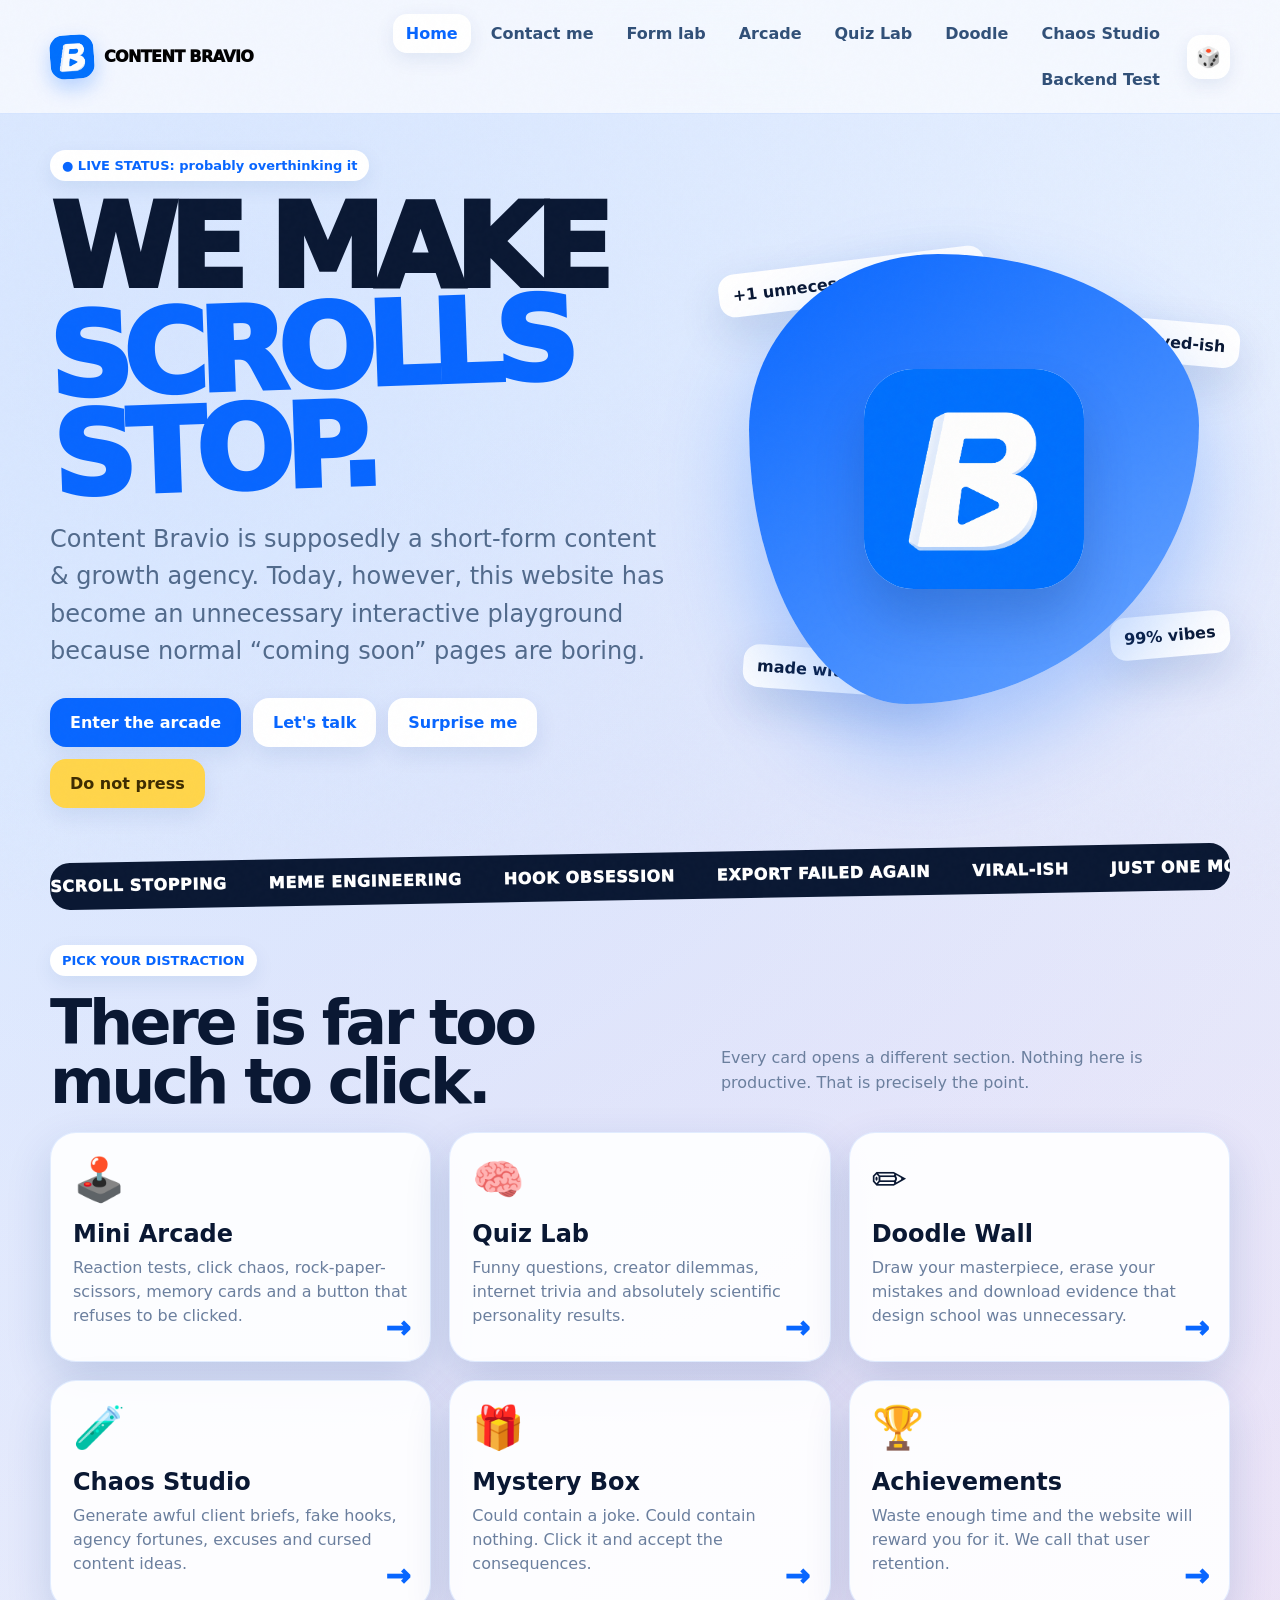
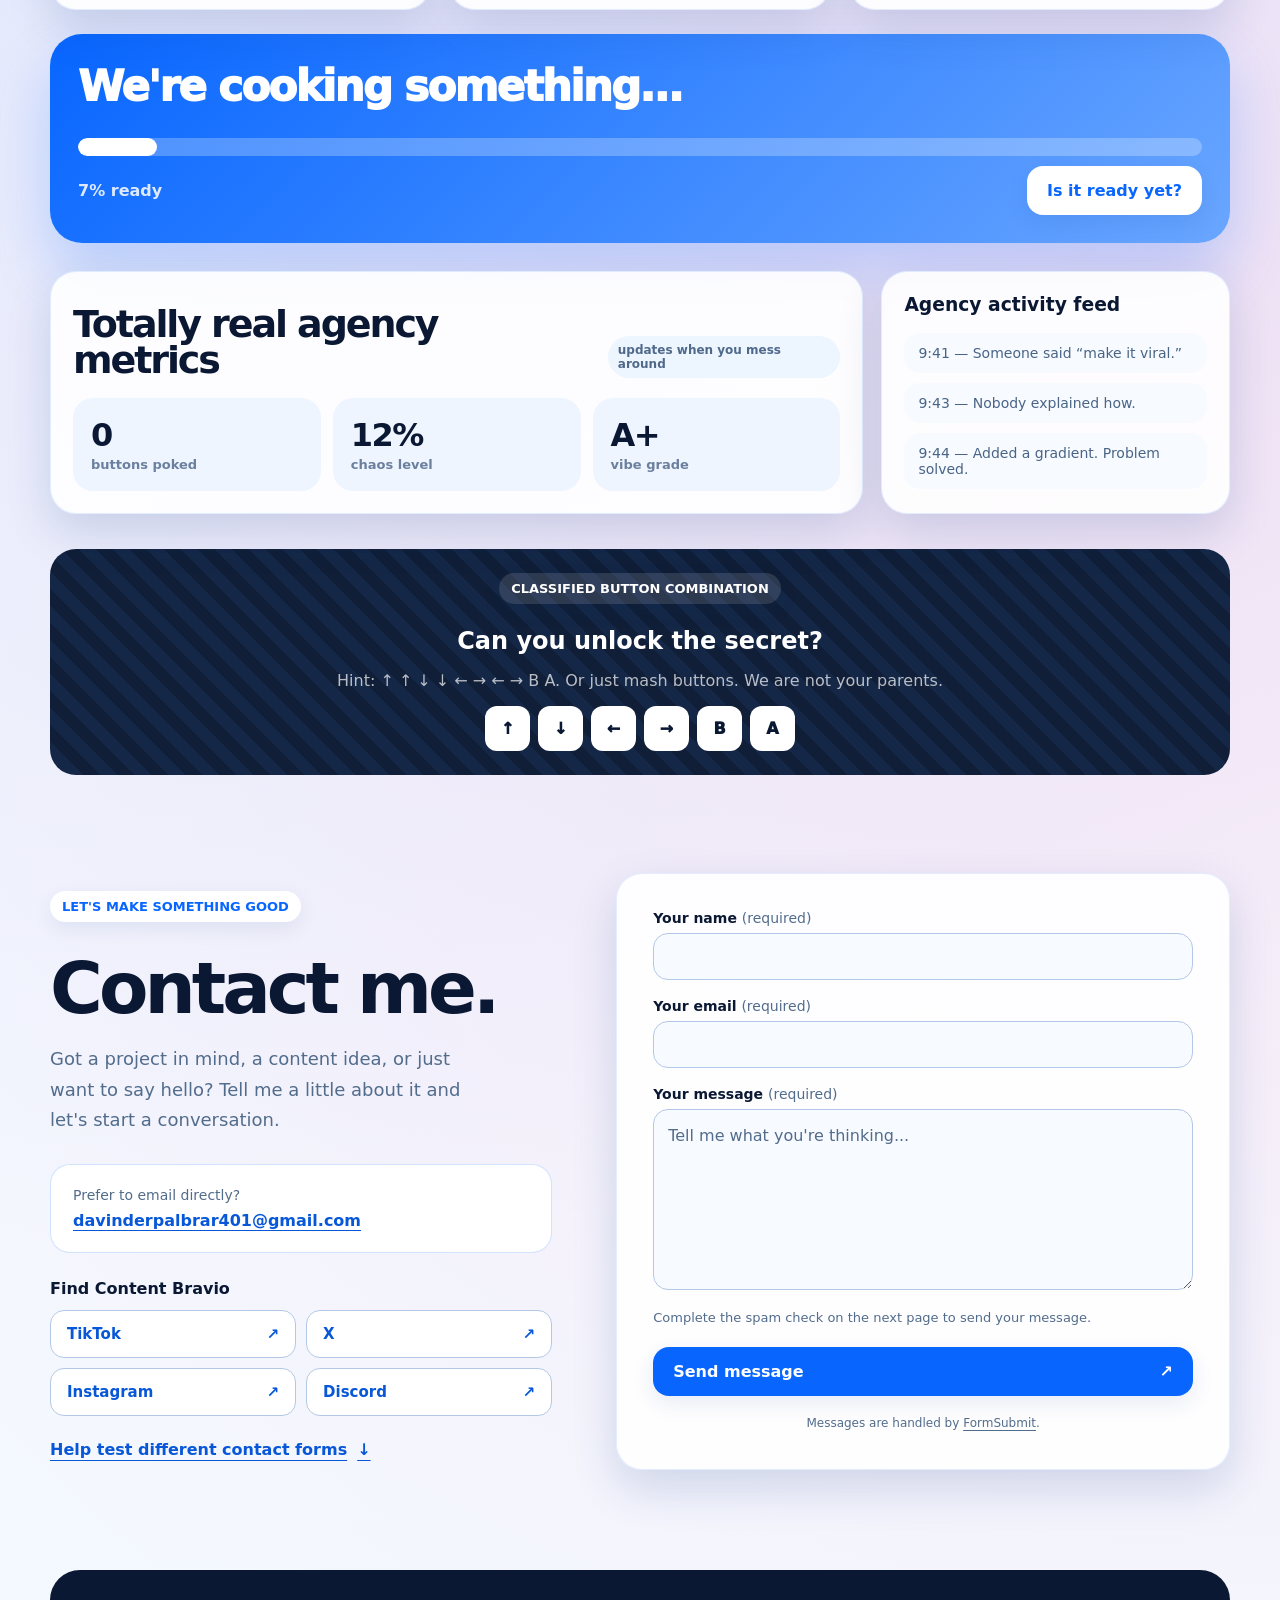
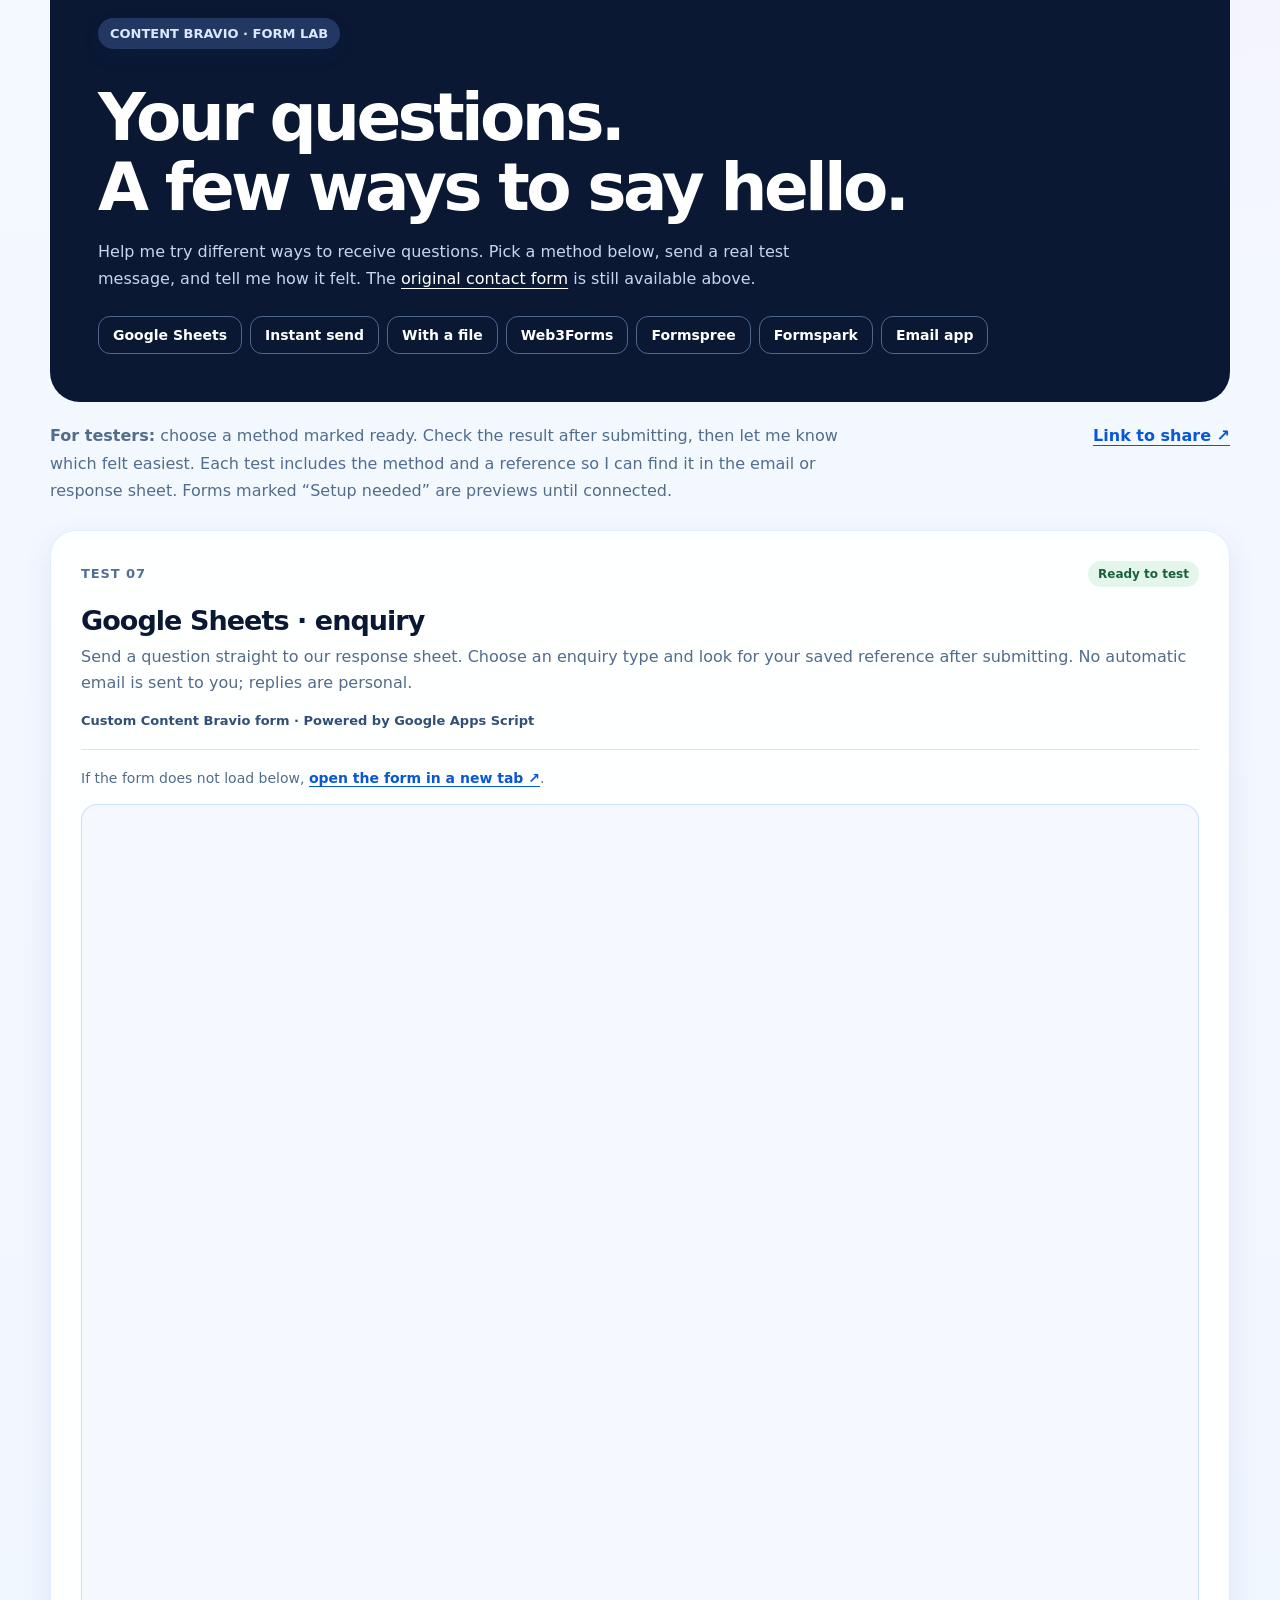
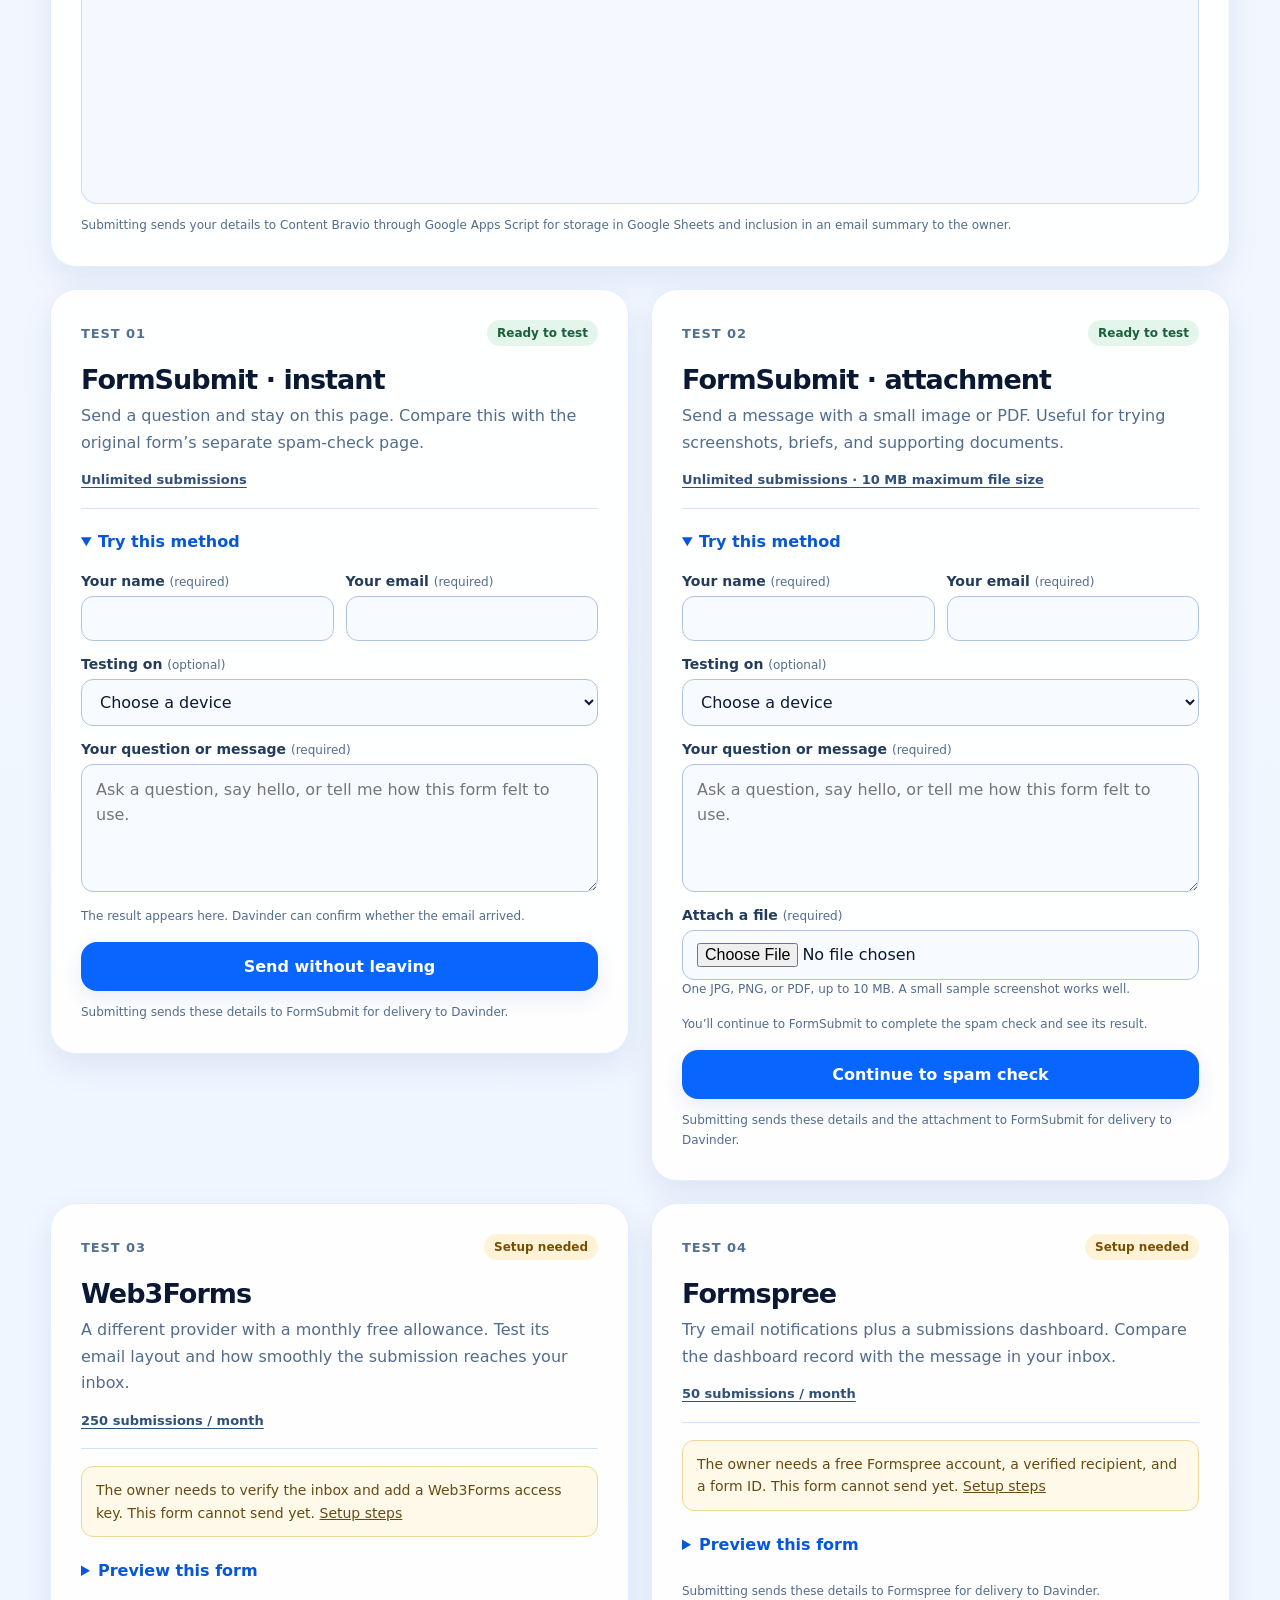
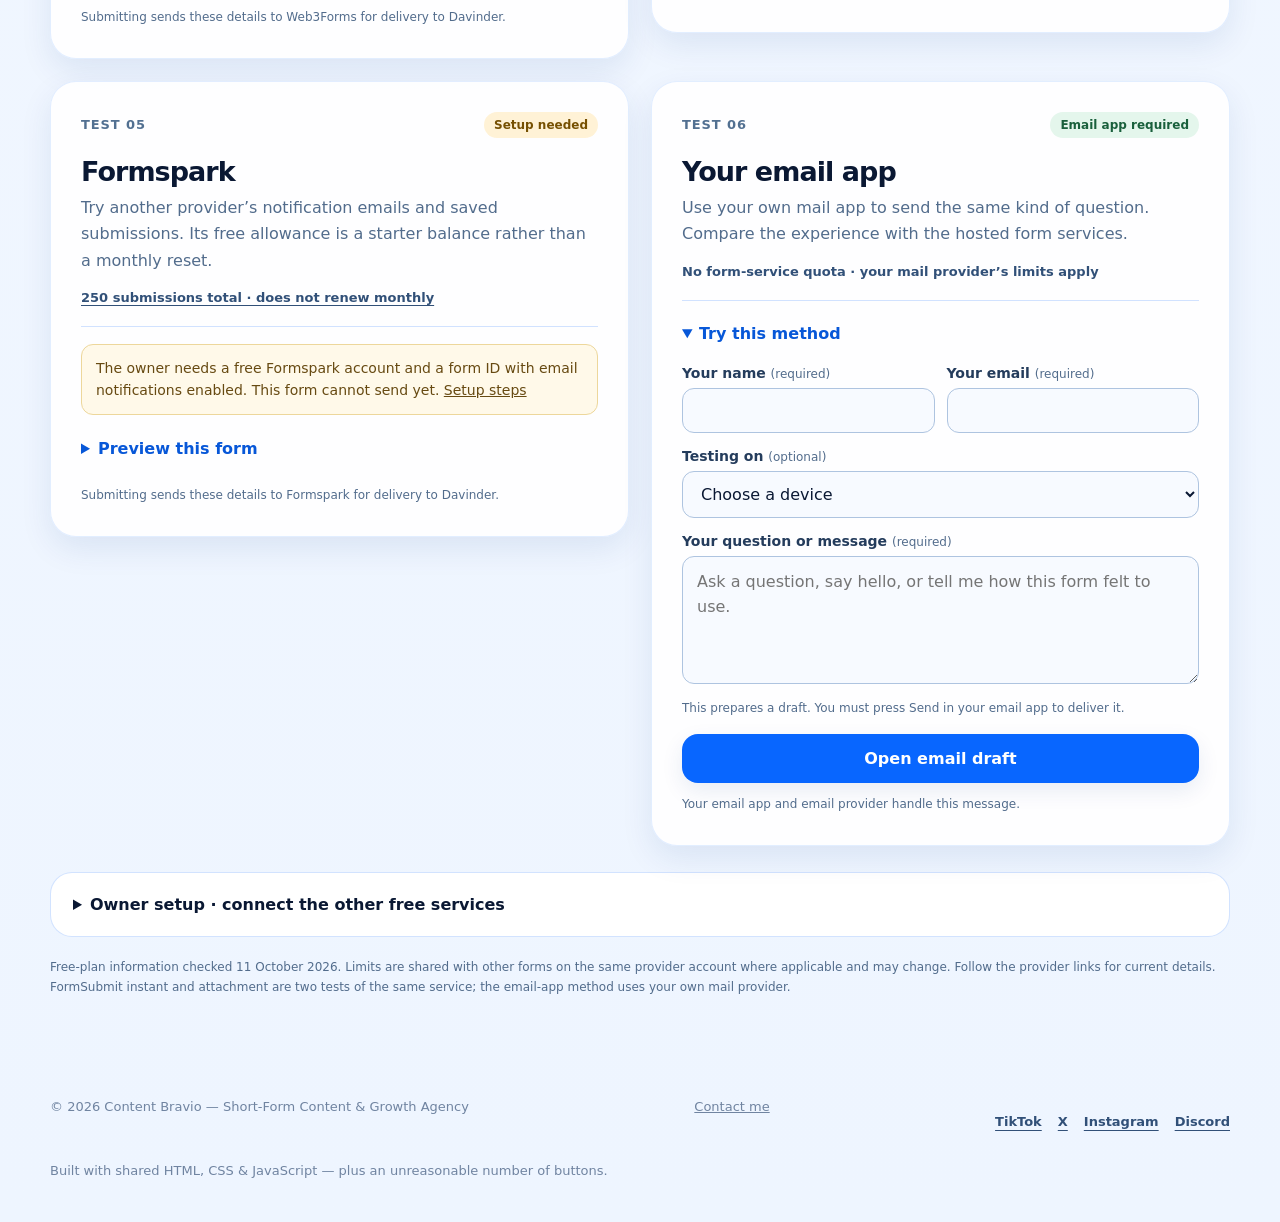
<file: index.html>
<!DOCTYPE html>
<html lang="en">
<head>
  <meta charset="UTF-8">
  <meta name="viewport" content="width=device-width, initial-scale=1.0">
  <meta name="theme-color" content="#0866ff">
  <title>Content Bravio — The Internet Playground</title>
  <link rel="icon" type="image/png" href="images/contentbravio@logo.png">
  <link rel="stylesheet" href="style.css?v=20261011-social">
  <link rel="stylesheet" href="form-lab.css?v=20261012-sheets">
</head>
<body data-page="main">
  <div class="noise"></div>

  <header class="topbar">
    <nav class="nav" aria-label="Main navigation">
      <button class="brand nav-home" type="button" aria-label="Go home" style="border:0;background:none;cursor:pointer;padding:0;">
        <img class="brand-mark" src="images/contentbravio@logo.png" alt="Content Bravio logo">
        <span>CONTENT BRAVIO</span>
      </button>
      <div class="navlinks">
        <button class="nav-btn active" data-page="home" type="button">Home</button>
        <a class="nav-btn nav-link" href="#contact">Contact me</a>
        <a class="nav-btn nav-link" href="#form-lab">Form lab</a>
        <button class="nav-btn" data-page="arcade" type="button">Arcade</button>
        <button class="nav-btn" data-page="quiz" type="button">Quiz Lab</button>
        <button class="nav-btn" data-page="doodle" type="button">Doodle</button>
        <button class="nav-btn" data-page="studio" type="button">Chaos Studio</button>
        <a class="nav-btn nav-link" href="testing.html">Backend Test</a>
      </div>
      <button class="utility-btn" id="randomPage" type="button" title="Take me somewhere random">🎲</button>
    </nav>
  </header>

  <main>
    <section class="page active" id="page-home">
      <div class="hero">
        <div>
          <div class="eyebrow">● LIVE STATUS: probably overthinking it</div>
          <h1>WE MAKE<br><span>SCROLLS STOP.</span></h1>
          <p>Content Bravio is supposedly a short-form content & growth agency. Today, however, this website has become an unnecessary interactive playground because normal “coming soon” pages are boring.</p>
          <div class="hero-actions">
            <button class="btn primary" data-go="arcade" type="button">Enter the arcade</button>
            <a class="btn secondary nav-link" href="#contact">Let's talk</a>
            <button class="btn secondary" id="surpriseMe" type="button">Surprise me</button>
            <button class="btn yellow" id="panicButton" type="button">Do not press</button>
          </div>
        </div>
        <div class="hero-toy">
          <div class="float-chip c1">+1 unnecessary animation</div>
          <div class="float-chip c2">algorithm approved-ish</div>
          <div class="float-chip c3">made with caffeine</div>
          <div class="float-chip c4">99% vibes</div>
          <div class="blob"><button class="mega-b" id="megaB" type="button" aria-label="Press the Content Bravio logo"><img src="images/contentbravio@logo.png" alt="Content Bravio logo"></button></div>
        </div>
      </div>

      <div class="chaos-strip" aria-hidden="true">
        <div class="ticker">
          <span>SCROLL STOPPING</span><span>MEME ENGINEERING</span><span>HOOK OBSESSION</span><span>EXPORT FAILED AGAIN</span><span>VIRAL-ISH</span><span>JUST ONE MORE REVISION</span>
          <span>SCROLL STOPPING</span><span>MEME ENGINEERING</span><span>HOOK OBSESSION</span><span>EXPORT FAILED AGAIN</span><span>VIRAL-ISH</span><span>JUST ONE MORE REVISION</span>
        </div>
      </div>

      <div class="section-head">
        <div><div class="eyebrow">PICK YOUR DISTRACTION</div><h2>There is far too much to click.</h2></div>
        <p>Every card opens a different section. Nothing here is productive. That is precisely the point.</p>
      </div>

      <div class="card-grid">
        <article class="card feature-card" data-go="arcade"><div class="icon">🕹️</div><h3>Mini Arcade</h3><p>Reaction tests, click chaos, rock-paper-scissors, memory cards and a button that refuses to be clicked.</p></article>
        <article class="card feature-card" data-go="quiz"><div class="icon">🧠</div><h3>Quiz Lab</h3><p>Funny questions, creator dilemmas, internet trivia and absolutely scientific personality results.</p></article>
        <article class="card feature-card" data-go="doodle"><div class="icon">✏️</div><h3>Doodle Wall</h3><p>Draw your masterpiece, erase your mistakes and download evidence that design school was unnecessary.</p></article>
        <article class="card feature-card" data-go="studio"><div class="icon">🧪</div><h3>Chaos Studio</h3><p>Generate awful client briefs, fake hooks, agency fortunes, excuses and cursed content ideas.</p></article>
        <article class="card feature-card" id="mysteryCard"><div class="icon">🎁</div><h3>Mystery Box</h3><p>Could contain a joke. Could contain nothing. Click it and accept the consequences.</p></article>
        <article class="card feature-card" id="achievementCard"><div class="icon">🏆</div><h3>Achievements</h3><p>Waste enough time and the website will reward you for it. We call that user retention.</p></article>
      </div>

      <div class="status-card">
        <div class="status-message" id="status">We're cooking something...</div>
        <div class="progress-wrap"><div class="progress-bar" id="progress"></div></div>
        <div class="status-row">
          <div class="percent" id="percentage">7% ready</div>
          <button class="btn secondary" id="checkWebsite" type="button">Is it ready yet?</button>
        </div>
      </div>

      <div class="dashboard">
        <div class="card">
          <div class="section-head"><div><h2 style="font-size:38px">Totally real agency metrics</h2></div><span class="pill">updates when you mess around</span></div>
          <div class="stat-grid">
            <div class="stat"><b id="clickStat">0</b><span>buttons poked</span></div>
            <div class="stat"><b id="chaosStat">12%</b><span>chaos level</span></div>
            <div class="stat"><b id="vibeStat">A+</b><span>vibe grade</span></div>
          </div>
        </div>
        <div class="card">
          <h3 style="margin-top:0">Agency activity feed</h3>
          <div class="mini-feed" id="activityFeed">
            <div class="feed-item">9:41 — Someone said “make it viral.”</div>
            <div class="feed-item">9:43 — Nobody explained how.</div>
            <div class="feed-item">9:44 — Added a gradient. Problem solved.</div>
          </div>
        </div>
      </div>

      <div class="secret-panel">
        <div class="eyebrow" style="background:rgba(255,255,255,.12);color:white">CLASSIFIED BUTTON COMBINATION</div>
        <h2 style="margin:5px 0 0">Can you unlock the secret?</h2>
        <p style="opacity:.7">Hint: ↑ ↑ ↓ ↓ ← → ← → B A. Or just mash buttons. We are not your parents.</p>
        <div class="secret-code">
          <button class="key" data-key="ArrowUp">↑</button><button class="key" data-key="ArrowDown">↓</button><button class="key" data-key="ArrowLeft">←</button><button class="key" data-key="ArrowRight">→</button><button class="key" data-key="b">B</button><button class="key" data-key="a">A</button>
        </div>
      </div>
    </section>

    <section class="page" id="page-arcade">
      <div class="eyebrow">BRAVIO ARCADE</div>
      <h1 class="page-title">Five tiny games. Zero useful outcomes.</h1>
      <p class="page-subtitle">Scores reset when you refresh. Your dignity may take longer.</p>

      <div class="arcade-grid">
        <article class="card game-card">
          <h3>🎯 Click Frenzy</h3>
          <p>Hit the pink target as many times as possible in 10 seconds.</p>
          <div class="game-area" id="clickArena">
            <button id="clickTarget" type="button">+1</button>
            <div id="clickIntro" class="center"><button class="btn primary" id="startClickGame" type="button">Start 10s chaos</button><p><b id="clickScore">0</b> hits</p></div>
          </div>
        </article>

        <article class="card game-card">
          <h3>⚡ Reaction Test</h3>
          <p>Click when the box turns green. Clicking early is legally embarrassing.</p>
          <div class="game-area"><div id="reactionBox">Click to begin</div><div class="center" style="margin-top:10px"><b id="reactionResult">Best: —</b></div></div>
        </article>

        <article class="card game-card">
          <h3>🪨 Rock Paper Scissors</h3>
          <p>Challenge the website. It has no hands but excessive confidence.</p>
          <div class="game-area">
            <div class="rps-row"><button class="rps" data-rps="rock" type="button">🪨</button><button class="rps" data-rps="paper" type="button">📄</button><button class="rps" data-rps="scissors" type="button">✂️</button></div>
            <div class="center" style="margin-top:18px"><b id="rpsResult">Choose your weapon.</b><p class="tiny" id="rpsScore">You 0 — 0 Website</p></div>
          </div>
        </article>

        <article class="card game-card">
          <h3>🏃 Catch Me</h3>
          <p>The red button has commitment issues. Try to click it.</p>
          <div class="game-area"><div class="avoid-zone" id="avoidZone"><button id="avoidBtn" type="button">Click me</button></div><div class="center tiny" id="avoidText">Attempts: 0</div></div>
        </article>

        <article class="card game-card" style="grid-column:1/-1">
          <h3>🧠 Memory Match</h3>
          <p>Match all eight pairs. Yes, it is just emojis. No, that does not make it easier.</p>
          <div class="game-area">
            <div class="memory-grid" id="memoryGrid"></div>
            <div class="status-row" style="margin-top:14px"><span id="memoryMoves">Moves: 0</span><button class="btn secondary" id="resetMemory" type="button">Shuffle</button></div>
          </div>
        </article>
      </div>
    </section>

    <section class="page" id="page-quiz">
      <div class="eyebrow">QUIZ LAB</div>
      <h1 class="page-title">Questions nobody asked for.</h1>
      <p class="page-subtitle">Pick a category, answer questionable questions and receive feedback of equally questionable scientific quality.</p>

      <div class="quiz-layout">
        <aside class="card quiz-sidebar">
          <h3 style="margin-top:0">Choose a flavour</h3>
          <button class="btn secondary category-btn" data-category="creator" type="button">🎬 Creator brain</button>
          <button class="btn secondary category-btn" data-category="internet" type="button">🌐 Internet nonsense</button>
          <button class="btn secondary category-btn" data-category="personality" type="button">🧬 Highly scientific personality</button>
          <div class="spacer"></div>
          <div class="stat"><b id="quizScore">0</b><span>correct answers</span></div>
        </aside>
        <div class="card quiz-box">
          <div class="pill" id="quizCategoryLabel">Creator brain</div>
          <div class="quiz-question" id="quizQuestion">Loading questionable knowledge...</div>
          <div class="answers" id="quizAnswers"></div>
          <div class="quiz-feedback" id="quizFeedback" aria-live="polite"></div>
          <button class="btn primary" id="nextQuestion" type="button">Next question</button>
        </div>
      </div>
    </section>

    <section class="page" id="page-doodle">
      <div class="eyebrow">DOODLE WALL</div>
      <h1 class="page-title">Draw something terrible.</h1>
      <p class="page-subtitle">A tiny sketchpad built directly into the page. Mouse, touch and questionable artistic decisions are supported.</p>

      <div class="doodle-layout">
        <aside class="card tool-panel">
          <div class="tool-group"><label>Brush colour</label><div class="tool-row" id="colorPalette"></div></div>
          <div class="tool-group"><label for="brushSize">Brush size: <span id="brushValue">10</span>px</label><input id="brushSize" type="range" min="2" max="50" value="10"></div>
          <div class="tool-group stack"><button class="btn secondary" id="eraserBtn" type="button">Eraser</button><button class="btn ghost" id="clearCanvas" type="button">Clear canvas</button><button class="btn primary" id="downloadDoodle" type="button">Download masterpiece</button></div>
          <div class="tiny">Tip: draw a suspiciously muscular stick figure and call it “brand strategy.”</div>
        </aside>
        <div><canvas id="doodleCanvas" width="1000" height="540" aria-label="Drawing canvas"></canvas></div>
      </div>
    </section>

    <section class="page" id="page-studio">
      <div class="eyebrow">CHAOS STUDIO</div>
      <h1 class="page-title">Creative tools with no adult supervision.</h1>
      <p class="page-subtitle">Random ideas, client-email simulations, fortunes and content prompts. Useful? Occasionally. Entertaining? More likely.</p>

      <div class="studio-grid">
        <article class="card">
          <h3>💡 Cursed Content Idea Machine</h3>
          <p>Generate a wildly specific short-form content concept.</p>
          <button class="btn primary" id="ideaBtn" type="button">Generate idea</button>
          <div class="generator-output" id="ideaOutput">A dentist reviews celebrity smiles while standing on a treadmill.</div>
        </article>

        <article class="card">
          <h3>🪝 Hook Generator</h3>
          <p>For when the first three seconds are carrying the entire business.</p>
          <button class="btn primary" id="hookBtn" type="button">Give me a hook</button>
          <div class="generator-output" id="hookOutput">“Nobody tells you this about growing online…”</div>
        </article>

        <article class="card">
          <h3>📧 Fake Client Inbox</h3>
          <p>Click an email to reveal the full message. Emotional preparation not included.</p>
          <div class="fake-inbox" id="fakeInbox"></div>
        </article>

        <article class="card">
          <h3>🎨 Mood Board Roulette</h3>
          <p>Tap tiles to remix the creative direction nobody briefed properly.</p>
          <div class="mood-board" id="moodBoard"></div>
        </article>

        <article class="card">
          <h3>🧯 Deadline Excuse Generator</h3>
          <p>For educational purposes only. Obviously.</p>
          <button class="btn pink" id="excuseBtn" type="button">Generate suspicious excuse</button>
          <div class="generator-output" id="excuseOutput">The export queue developed trust issues.</div>
        </article>

        <article class="card">
          <h3>🔮 Agency Fortune</h3>
          <div class="fortune"><div class="fortune-text" id="fortuneText">Your next post will either flop or be called “underrated.” Mystical forces refuse to be more specific.</div></div>
          <button class="btn secondary" style="margin-top:12px" id="fortuneBtn" type="button">Consult the algorithm</button>
        </article>
      </div>
    </section>
    <section class="contact-section" id="contact" aria-labelledby="contact-title">
      <div class="contact-intro">
        <div class="eyebrow">LET'S MAKE SOMETHING GOOD</div>
        <h2 id="contact-title">Contact me.</h2>
        <p>Got a project in mind, a content idea, or just want to say hello? Tell me a little about it and let's start a conversation.</p>
        <div class="contact-email-card">
          <span class="contact-email-label">Prefer to email directly?</span>
          <a href="mailto:davinderpalbrar401@gmail.com">davinderpalbrar401@gmail.com</a>
        </div>
        <div class="contact-socials">
          <h3>Find Content Bravio</h3>
          <nav class="social-links" aria-label="Content Bravio social profiles">
            <a href="https://www.tiktok.com/@contentbravio?lang=en" target="_blank" rel="noopener noreferrer">TikTok<span aria-hidden="true">↗</span><span class="social-sr-only"> (opens in a new tab)</span></a>
            <a href="https://x.com/contentbravio" target="_blank" rel="noopener noreferrer">X<span aria-hidden="true">↗</span><span class="social-sr-only"> (opens in a new tab)</span></a>
            <a href="https://www.instagram.com/contentbravio/" target="_blank" rel="noopener noreferrer">Instagram<span aria-hidden="true">↗</span><span class="social-sr-only"> (opens in a new tab)</span></a>
            <a href="https://discord.gg/kWuWP2Q8v" target="_blank" rel="noopener noreferrer">Discord<span aria-hidden="true">↗</span><span class="social-sr-only"> (opens in a new tab)</span></a>
          </nav>
        </div>
        <a class="contact-lab-link" href="#form-lab">Help test different contact forms <span aria-hidden="true">↓</span></a>
      </div>
      <form class="card contact-form" action="https://formsubmit.co/davinderpalbrar401@gmail.com" method="POST" aria-labelledby="contact-title">
        <input type="hidden" name="_subject" value="New message from Content Bravio">
        <input type="hidden" name="_template" value="table">
        <div class="contact-honeypot" aria-hidden="true">
          <label for="contact-website">Leave this field empty</label>
          <input id="contact-website" type="text" name="_honey" tabindex="-1" autocomplete="off">
        </div>
        <div class="field">
          <label for="contact-name">Your name <span>(required)</span></label>
          <input id="contact-name" type="text" name="name" autocomplete="name" maxlength="120" pattern=".*\S.*" title="Please enter your name." required>
        </div>
        <div class="field">
          <label for="contact-email">Your email <span>(required)</span></label>
          <input id="contact-email" type="email" name="email" autocomplete="email" maxlength="254" required>
        </div>
        <div class="field">
          <label for="contact-message">Your message <span>(required)</span></label>
          <textarea id="contact-message" name="message" rows="6" maxlength="5000" placeholder="Tell me what you're thinking..." required></textarea>
        </div>
        <p class="contact-form-note" id="contact-send-note">Complete the spam check on the next page to send your message.</p>
        <button class="btn primary contact-submit" type="submit" aria-describedby="contact-send-note">Send message <span aria-hidden="true">↗</span></button>
        <p class="contact-provider">Messages are handled by <a href="https://formsubmit.co/" target="_blank" rel="noopener noreferrer">FormSubmit</a>.</p>
      </form>
    </section>
    <section class="form-lab" id="form-lab" aria-labelledby="form-lab-title">
      <div class="lab-hero">
        <div class="eyebrow">CONTENT BRAVIO · FORM LAB</div>
        <h2 id="form-lab-title">Your questions.<br>A few ways to say hello.</h2>
        <p>Help me try different ways to receive questions. Pick a method below, send a real test message, and tell me how it felt. The <a href="#contact">original contact form</a> is still available above.</p>
        <nav class="lab-quicklinks" aria-label="Form test methods">
          <a href="#test-google-sheets">Google Sheets</a><a href="#test-instant">Instant send</a><a href="#test-attachment">With a file</a><a href="#test-web3forms">Web3Forms</a><a href="#test-formspree">Formspree</a><a href="#test-formspark">Formspark</a><a href="#test-email-app">Email app</a>
        </nav>
      </div>
      <div class="lab-instructions">
        <p><strong>For testers:</strong> choose a method marked ready. Check the result after submitting, then let me know which felt easiest. Each test includes the method and a reference so I can find it in the email or response sheet. Forms marked “Setup needed” are previews until connected.</p>
        <a href="https://contentbravio.com/#form-lab">Link to share ↗</a>
      </div>
      <noscript><p class="lab-availability">JavaScript is off. The original contact form and the attachment test still work. For direct email, <a href="mailto:davinderpalbrar401@gmail.com">open your email app</a>.</p></noscript>
      <div class="lab-grid">
        <article class="card lab-card lab-card-wide" id="test-google-sheets" aria-labelledby="sheets-title">
          <div class="lab-card-top"><span class="lab-number">TEST 07</span><span class="lab-badge" data-state="ready">Ready to test</span></div>
          <h3 id="sheets-title">Google Sheets · enquiry</h3>
          <p class="lab-description">Send a question straight to our response sheet. Choose an enquiry type and look for your saved reference after submitting. No automatic email is sent to you; replies are personal.</p>
          <p class="lab-meta">Custom Content Bravio form · Powered by Google Apps Script</p>
          <p class="lab-embed-help" id="sheets-help">If the form does not load below, <a href="https://script.google.com/macros/s/AKfycbzf_jLe4jzTiDvkoNqlKIoke2GaIi60t3IWiO2MbsoJoWi__RvTP2QmpQnpjpsbNEZX/exec" target="_blank" rel="noopener noreferrer">open the form in a new tab ↗</a>.</p>
          <iframe class="lab-sheets-frame" src="https://script.google.com/macros/s/AKfycbzf_jLe4jzTiDvkoNqlKIoke2GaIi60t3IWiO2MbsoJoWi__RvTP2QmpQnpjpsbNEZX/exec" title="Content Bravio enquiry form — save to Google Sheets" aria-describedby="sheets-help" loading="lazy" width="100%" height="1000"></iframe>
          <p class="lab-privacy">Submitting sends your details to Content Bravio through Google Apps Script for storage in Google Sheets and inclusion in an email summary to the owner.</p>
        </article>
        <article class="card lab-card" id="test-instant" data-provider-card="instant">
          <div class="lab-card-top"><span class="lab-number">TEST 01</span><span class="lab-badge" data-state="ready">Ready to test</span></div>
          <h3>FormSubmit · instant</h3>
          <p class="lab-description">Send a question and stay on this page. Compare this with the original form’s separate spam-check page.</p>
          <div class="lab-meta"><a href="https://formsubmit.co/documentation" target="_blank" rel="noopener noreferrer">Unlimited submissions</a></div>
          <details class="lab-example" open>
            <summary>Try this method</summary>
          <form class="lab-form" id="lab-instant-form" data-provider="instant" data-method="FormSubmit instant" data-kind="ajax" method="POST" action="https://formsubmit.co/davinderpalbrar401@gmail.com" aria-label="FormSubmit · instant test form">
            <fieldset disabled>
              <legend class="lab-sr-only">Send a test using FormSubmit · instant</legend>
              <input type="hidden" name="test_method" value="FormSubmit instant">
              <input type="hidden" name="test_reference" value="">
              <input type="hidden" name="_subject" data-subject value="[Bravio form lab] FormSubmit instant">
              <input type="hidden" name="_template" value="table">
              <div class="lab-honeypot" aria-hidden="true">
                <label for="lab-instant-website">Leave this empty</label>
                <input id="lab-instant-website" type="text" name="_honey" data-honeypot tabindex="-1" autocomplete="off">
              </div>
              <div class="lab-field-row">
                <div class="field">
                  <label for="lab-instant-name">Your name <span>(required)</span></label>
                  <input id="lab-instant-name" name="name" type="text" autocomplete="name" maxlength="120" pattern=".*\S.*" required>
                </div>
                <div class="field">
                  <label for="lab-instant-email">Your email <span>(required)</span></label>
                  <input id="lab-instant-email" name="email" type="email" autocomplete="email" maxlength="254" required>
                </div>
              </div>
              <div class="field">
                <label for="lab-instant-device">Testing on <span>(optional)</span></label>
                <select id="lab-instant-device" name="device">
                  <option value="Not specified">Choose a device</option>
                  <option>Phone</option><option>Laptop / desktop</option><option>Tablet</option>
                </select>
              </div>
              <div class="field">
                <label for="lab-instant-message">Your question or message <span>(required)</span></label>
                <textarea id="lab-instant-message" name="message" rows="4" maxlength="5000" placeholder="Ask a question, say hello, or tell me how this form felt to use." required></textarea>
              </div>
              <p class="lab-help" id="lab-instant-note">The result appears here. Davinder can confirm whether the email arrived.</p>
              <button class="btn primary" type="submit" aria-describedby="lab-instant-note">Send without leaving</button>
            </fieldset>
            <p class="lab-status" id="lab-instant-status" role="status" aria-live="polite" aria-atomic="true" tabindex="-1"></p>
          </form>
          </details>
          <p class="lab-privacy">Submitting sends these details to FormSubmit for delivery to Davinder.</p>
        </article>

        <article class="card lab-card" id="test-attachment" data-provider-card="attachment">
          <div class="lab-card-top"><span class="lab-number">TEST 02</span><span class="lab-badge" data-state="ready">Ready to test</span></div>
          <h3>FormSubmit · attachment</h3>
          <p class="lab-description">Send a message with a small image or PDF. Useful for trying screenshots, briefs, and supporting documents.</p>
          <div class="lab-meta"><a href="https://formsubmit.co/documentation" target="_blank" rel="noopener noreferrer">Unlimited submissions · 10 MB maximum file size</a></div>
          <details class="lab-example" open>
            <summary>Try this method</summary>
          <form class="lab-form" id="lab-attachment-form" data-provider="attachment" data-method="FormSubmit attachment" data-kind="native" method="POST" action="https://formsubmit.co/davinderpalbrar401@gmail.com" enctype="multipart/form-data" aria-label="FormSubmit · attachment test form">
            <fieldset>
              <legend class="lab-sr-only">Send a test using FormSubmit · attachment</legend>
              <input type="hidden" name="test_method" value="FormSubmit attachment">
              <input type="hidden" name="test_reference" value="">
              <input type="hidden" name="_subject" data-subject value="[Bravio form lab] FormSubmit attachment">
              <input type="hidden" name="_template" value="table">
              <div class="lab-honeypot" aria-hidden="true">
                <label for="lab-attachment-website">Leave this empty</label>
                <input id="lab-attachment-website" type="text" name="_honey" data-honeypot tabindex="-1" autocomplete="off">
              </div>
              <div class="lab-field-row">
                <div class="field">
                  <label for="lab-attachment-name">Your name <span>(required)</span></label>
                  <input id="lab-attachment-name" name="name" type="text" autocomplete="name" maxlength="120" pattern=".*\S.*" required>
                </div>
                <div class="field">
                  <label for="lab-attachment-email">Your email <span>(required)</span></label>
                  <input id="lab-attachment-email" name="email" type="email" autocomplete="email" maxlength="254" required>
                </div>
              </div>
              <div class="field">
                <label for="lab-attachment-device">Testing on <span>(optional)</span></label>
                <select id="lab-attachment-device" name="device">
                  <option value="Not specified">Choose a device</option>
                  <option>Phone</option><option>Laptop / desktop</option><option>Tablet</option>
                </select>
              </div>
              <div class="field">
                <label for="lab-attachment-message">Your question or message <span>(required)</span></label>
                <textarea id="lab-attachment-message" name="message" rows="4" maxlength="5000" placeholder="Ask a question, say hello, or tell me how this form felt to use." required></textarea>
              </div>
              <div class="field">
                <label for="lab-attachment-file">Attach a file <span>(required)</span></label>
                <input id="lab-attachment-file" type="file" name="attachment" accept=".png,.jpg,.jpeg,.pdf,image/png,image/jpeg,application/pdf" aria-describedby="lab-attachment-file-note" required>
                <p class="lab-help" id="lab-attachment-file-note">One JPG, PNG, or PDF, up to 10 MB. A small sample screenshot works well.</p>
              </div>
              <p class="lab-help" id="lab-attachment-note">You’ll continue to FormSubmit to complete the spam check and see its result.</p>
              <button class="btn primary" type="submit" aria-describedby="lab-attachment-note">Continue to spam check</button>
            </fieldset>
            <p class="lab-status" id="lab-attachment-status" role="status" aria-live="polite" aria-atomic="true" tabindex="-1"></p>
          </form>
          </details>
          <p class="lab-privacy">Submitting sends these details and the attachment to FormSubmit for delivery to Davinder.</p>
        </article>

        <article class="card lab-card" id="test-web3forms" data-provider-card="web3forms">
          <div class="lab-card-top"><span class="lab-number">TEST 03</span><span class="lab-badge" data-state="pending">Setup needed</span></div>
          <h3>Web3Forms</h3>
          <p class="lab-description">A different provider with a monthly free allowance. Test its email layout and how smoothly the submission reaches your inbox.</p>
          <div class="lab-meta"><a href="https://web3forms.com/pricing" target="_blank" rel="noopener noreferrer">250 submissions / month</a></div>
          <p class="lab-availability">The owner needs to verify the inbox and add a Web3Forms access key. This form cannot send yet. <a href="#form-lab-setup">Setup steps</a></p>
          <details class="lab-example">
            <summary>Preview this form</summary>
          <form class="lab-form" id="lab-web3forms-form" data-provider="web3forms" data-method="Web3Forms" data-kind="native" method="POST" action="https://api.web3forms.com/submit" aria-label="Web3Forms test form">
            <fieldset disabled>
              <legend class="lab-sr-only">Send a test using Web3Forms</legend>
              <input type="hidden" name="test_method" value="Web3Forms">
              <input type="hidden" name="test_reference" value="">
              <input type="hidden" name="subject" data-subject value="[Bravio form lab] Web3Forms">
              <input type="hidden" name="access_key" value="">
              <div class="lab-honeypot" aria-hidden="true">
                <label for="lab-web3forms-website">Leave this empty</label>
                <input id="lab-web3forms-website" type="checkbox" name="botcheck" data-honeypot tabindex="-1" autocomplete="off">
              </div>
              <div class="lab-field-row">
                <div class="field">
                  <label for="lab-web3forms-name">Your name <span>(required)</span></label>
                  <input id="lab-web3forms-name" name="name" type="text" autocomplete="name" maxlength="120" pattern=".*\S.*" required>
                </div>
                <div class="field">
                  <label for="lab-web3forms-email">Your email <span>(required)</span></label>
                  <input id="lab-web3forms-email" name="email" type="email" autocomplete="email" maxlength="254" required>
                </div>
              </div>
              <div class="field">
                <label for="lab-web3forms-device">Testing on <span>(optional)</span></label>
                <select id="lab-web3forms-device" name="device">
                  <option value="Not specified">Choose a device</option>
                  <option>Phone</option><option>Laptop / desktop</option><option>Tablet</option>
                </select>
              </div>
              <div class="field">
                <label for="lab-web3forms-message">Your question or message <span>(required)</span></label>
                <textarea id="lab-web3forms-message" name="message" rows="4" maxlength="5000" placeholder="Ask a question, say hello, or tell me how this form felt to use." required></textarea>
              </div>
              <p class="lab-help" id="lab-web3forms-note">Once connected, Web3Forms handles the submission and shows its result.</p>
              <button class="btn primary" type="submit" aria-describedby="lab-web3forms-note">Send with Web3Forms</button>
            </fieldset>
            <p class="lab-status" id="lab-web3forms-status" role="status" aria-live="polite" aria-atomic="true" tabindex="-1"></p>
          </form>
          </details>
          <p class="lab-privacy">Submitting sends these details to Web3Forms for delivery to Davinder.</p>
        </article>

        <article class="card lab-card" id="test-formspree" data-provider-card="formspree">
          <div class="lab-card-top"><span class="lab-number">TEST 04</span><span class="lab-badge" data-state="pending">Setup needed</span></div>
          <h3>Formspree</h3>
          <p class="lab-description">Try email notifications plus a submissions dashboard. Compare the dashboard record with the message in your inbox.</p>
          <div class="lab-meta"><a href="https://formspree.io/plans/" target="_blank" rel="noopener noreferrer">50 submissions / month</a></div>
          <p class="lab-availability">The owner needs a free Formspree account, a verified recipient, and a form ID. This form cannot send yet. <a href="#form-lab-setup">Setup steps</a></p>
          <details class="lab-example">
            <summary>Preview this form</summary>
          <form class="lab-form" id="lab-formspree-form" data-provider="formspree" data-method="Formspree" data-kind="native" method="POST" aria-label="Formspree test form">
            <fieldset disabled>
              <legend class="lab-sr-only">Send a test using Formspree</legend>
              <input type="hidden" name="test_method" value="Formspree">
              <input type="hidden" name="test_reference" value="">
              <input type="hidden" name="subject" data-subject value="[Bravio form lab] Formspree">
              <div class="lab-honeypot" aria-hidden="true">
                <label for="lab-formspree-website">Leave this empty</label>
                <input id="lab-formspree-website" type="text" name="_gotcha" data-honeypot tabindex="-1" autocomplete="off">
              </div>
              <div class="lab-field-row">
                <div class="field">
                  <label for="lab-formspree-name">Your name <span>(required)</span></label>
                  <input id="lab-formspree-name" name="name" type="text" autocomplete="name" maxlength="120" pattern=".*\S.*" required>
                </div>
                <div class="field">
                  <label for="lab-formspree-email">Your email <span>(required)</span></label>
                  <input id="lab-formspree-email" name="email" type="email" autocomplete="email" maxlength="254" required>
                </div>
              </div>
              <div class="field">
                <label for="lab-formspree-device">Testing on <span>(optional)</span></label>
                <select id="lab-formspree-device" name="device">
                  <option value="Not specified">Choose a device</option>
                  <option>Phone</option><option>Laptop / desktop</option><option>Tablet</option>
                </select>
              </div>
              <div class="field">
                <label for="lab-formspree-message">Your question or message <span>(required)</span></label>
                <textarea id="lab-formspree-message" name="message" rows="4" maxlength="5000" placeholder="Ask a question, say hello, or tell me how this form felt to use." required></textarea>
              </div>
              <p class="lab-help" id="lab-formspree-note">Once connected, Formspree handles any spam check and shows its result.</p>
              <button class="btn primary" type="submit" aria-describedby="lab-formspree-note">Send with Formspree</button>
            </fieldset>
            <p class="lab-status" id="lab-formspree-status" role="status" aria-live="polite" aria-atomic="true" tabindex="-1"></p>
          </form>
          </details>
          <p class="lab-privacy">Submitting sends these details to Formspree for delivery to Davinder.</p>
        </article>

        <article class="card lab-card" id="test-formspark" data-provider-card="formspark">
          <div class="lab-card-top"><span class="lab-number">TEST 05</span><span class="lab-badge" data-state="pending">Setup needed</span></div>
          <h3>Formspark</h3>
          <p class="lab-description">Try another provider’s notification emails and saved submissions. Its free allowance is a starter balance rather than a monthly reset.</p>
          <div class="lab-meta"><a href="https://formspark.io/pricing" target="_blank" rel="noopener noreferrer">250 submissions total · does not renew monthly</a></div>
          <p class="lab-availability">The owner needs a free Formspark account and a form ID with email notifications enabled. This form cannot send yet. <a href="#form-lab-setup">Setup steps</a></p>
          <details class="lab-example">
            <summary>Preview this form</summary>
          <form class="lab-form" id="lab-formspark-form" data-provider="formspark" data-method="Formspark" data-kind="native" method="POST" aria-label="Formspark test form">
            <fieldset disabled>
              <legend class="lab-sr-only">Send a test using Formspark</legend>
              <input type="hidden" name="test_method" value="Formspark">
              <input type="hidden" name="test_reference" value="">
              <input type="hidden" name="_email.subject" data-subject value="[Bravio form lab] Formspark">
              <div class="lab-honeypot" aria-hidden="true">
                <label for="lab-formspark-website">Leave this empty</label>
                <input id="lab-formspark-website" type="checkbox" name="_honeypot" data-honeypot tabindex="-1" autocomplete="off">
              </div>
              <div class="lab-field-row">
                <div class="field">
                  <label for="lab-formspark-name">Your name <span>(required)</span></label>
                  <input id="lab-formspark-name" name="name" type="text" autocomplete="name" maxlength="120" pattern=".*\S.*" required>
                </div>
                <div class="field">
                  <label for="lab-formspark-email">Your email <span>(required)</span></label>
                  <input id="lab-formspark-email" name="email" type="email" autocomplete="email" maxlength="254" required>
                </div>
              </div>
              <div class="field">
                <label for="lab-formspark-device">Testing on <span>(optional)</span></label>
                <select id="lab-formspark-device" name="device">
                  <option value="Not specified">Choose a device</option>
                  <option>Phone</option><option>Laptop / desktop</option><option>Tablet</option>
                </select>
              </div>
              <div class="field">
                <label for="lab-formspark-message">Your question or message <span>(required)</span></label>
                <textarea id="lab-formspark-message" name="message" rows="4" maxlength="5000" placeholder="Ask a question, say hello, or tell me how this form felt to use." required></textarea>
              </div>
              <p class="lab-help" id="lab-formspark-note">Once connected, Formspark processes the form and shows its result.</p>
              <button class="btn primary" type="submit" aria-describedby="lab-formspark-note">Send with Formspark</button>
            </fieldset>
            <p class="lab-status" id="lab-formspark-status" role="status" aria-live="polite" aria-atomic="true" tabindex="-1"></p>
          </form>
          </details>
          <p class="lab-privacy">Submitting sends these details to Formspark for delivery to Davinder.</p>
        </article>

        <article class="card lab-card" id="test-email-app" data-provider-card="email-app">
          <div class="lab-card-top"><span class="lab-number">TEST 06</span><span class="lab-badge" data-state="ready">Email app required</span></div>
          <h3>Your email app</h3>
          <p class="lab-description">Use your own mail app to send the same kind of question. Compare the experience with the hosted form services.</p>
          <div class="lab-meta">No form-service quota · your mail provider’s limits apply</div>
          <details class="lab-example" open>
            <summary>Try this method</summary>
          <form class="lab-form" id="lab-email-app-form" data-provider="email-app" data-method="Email app" data-kind="mailto" method="POST" aria-label="Your email app test form">
            <fieldset disabled>
              <legend class="lab-sr-only">Send a test using Your email app</legend>
              <input type="hidden" name="test_method" value="Email app">
              <input type="hidden" name="test_reference" value="">
              <div class="lab-honeypot" aria-hidden="true">
                <label for="lab-email-app-website">Leave this empty</label>
                <input id="lab-email-app-website" type="text" name="website_check" data-honeypot tabindex="-1" autocomplete="off">
              </div>
              <div class="lab-field-row">
                <div class="field">
                  <label for="lab-email-app-name">Your name <span>(required)</span></label>
                  <input id="lab-email-app-name" name="name" type="text" autocomplete="name" maxlength="120" pattern=".*\S.*" required>
                </div>
                <div class="field">
                  <label for="lab-email-app-email">Your email <span>(required)</span></label>
                  <input id="lab-email-app-email" name="email" type="email" autocomplete="email" maxlength="254" required>
                </div>
              </div>
              <div class="field">
                <label for="lab-email-app-device">Testing on <span>(optional)</span></label>
                <select id="lab-email-app-device" name="device">
                  <option value="Not specified">Choose a device</option>
                  <option>Phone</option><option>Laptop / desktop</option><option>Tablet</option>
                </select>
              </div>
              <div class="field">
                <label for="lab-email-app-message">Your question or message <span>(required)</span></label>
                <textarea id="lab-email-app-message" name="message" rows="4" maxlength="5000" placeholder="Ask a question, say hello, or tell me how this form felt to use." required></textarea>
              </div>
              <p class="lab-help" id="lab-email-app-note">This prepares a draft. You must press Send in your email app to deliver it.</p>
              <button class="btn primary" type="submit" aria-describedby="lab-email-app-note">Open email draft</button>
            </fieldset>
            <p class="lab-status" id="lab-email-app-status" role="status" aria-live="polite" aria-atomic="true" tabindex="-1"></p>
          </form>
          </details>
          <p class="lab-privacy">Your email app and email provider handle this message.</p>
        </article>
      </div>
      <details class="lab-owner" id="form-lab-setup">
        <summary>Owner setup · connect the other free services</summary>
        <p>These three providers need their own verified destination before they can send mail. Use <strong>davinderpalbrar401@gmail.com</strong>, choose the free plan, and enable email notifications.</p>
        <ol>
          <li><a href="https://app.web3forms.com/" target="_blank" rel="noopener noreferrer">Web3Forms</a>: verify your email, create a form, and copy its public access key.</li>
          <li><a href="https://formspree.io/register" target="_blank" rel="noopener noreferrer">Formspree</a>: create a free account and a form, confirm the recipient, and copy the form endpoint.</li>
          <li><a href="https://dashboard.formspark.io/" target="_blank" rel="noopener noreferrer">Formspark</a>: create a free account and a form, turn on email notifications, and copy its action URL.</li>
        </ol>
        <p>Send those three public form identifiers to the person updating this site, or add them to <code>forms-config.js</code> in the repository and publish the change. Use the Formspree and Formspark IDs from the end of their URLs. Never use an account password or private API key.</p>
        <p>After connecting a provider, send one test and check the inbox and spam folder. A provider accepting a submission does not prove that its email arrived.</p>
      </details>
      <p class="lab-plan-date">Free-plan information checked 11 October 2026. Limits are shared with other forms on the same provider account where applicable and may change. Follow the provider links for current details. FormSubmit instant and attachment are two tests of the same service; the email-app method uses your own mail provider.</p>
    </section>
  </main>

  <footer>
    <span>© 2026 Content Bravio — Short-Form Content & Growth Agency</span>
    <a href="#contact">Contact me</a>
    <nav class="footer-socials" aria-label="Content Bravio social links">
      <a href="https://www.tiktok.com/@contentbravio?lang=en" target="_blank" rel="noopener noreferrer">TikTok<span class="social-sr-only"> (opens in a new tab)</span></a>
      <a href="https://x.com/contentbravio" target="_blank" rel="noopener noreferrer">X<span class="social-sr-only"> (opens in a new tab)</span></a>
      <a href="https://www.instagram.com/contentbravio/" target="_blank" rel="noopener noreferrer">Instagram<span class="social-sr-only"> (opens in a new tab)</span></a>
      <a href="https://discord.gg/kWuWP2Q8v" target="_blank" rel="noopener noreferrer">Discord<span class="social-sr-only"> (opens in a new tab)</span></a>
    </nav>
    <span>Built with shared HTML, CSS & JavaScript — plus an unreasonable number of buttons.</span>
  </footer>

  <div class="achievement-drawer" id="toasts" aria-live="polite"></div>

  <div class="modal" id="modal" role="dialog" aria-modal="true" aria-labelledby="modalTitle">
    <div class="modal-card">
      <h3 id="modalTitle">You found something.</h3>
      <p id="modalText">Congratulations, probably.</p>
      <button class="btn primary" id="closeModal" type="button">Okay, fair enough</button>
    </div>
  </div>

  <div class="konami" id="konami">
    <div><h2>BRAVIO OVERDRIVE</h2><p style="font-size:22px">Secret mode unlocked. Your productivity has officially left the chat.</p><button class="btn yellow" id="closeKonami" type="button" style="pointer-events:auto">Return to Earth</button></div>
  </div>
  <script src="script.js?v=20261010-contact" defer></script>
  <script src="forms-config.js?v=20261011-forms" defer></script>
  <script src="form-lab.js?v=20261011-forms" defer></script>
</body>
</html>
</file>
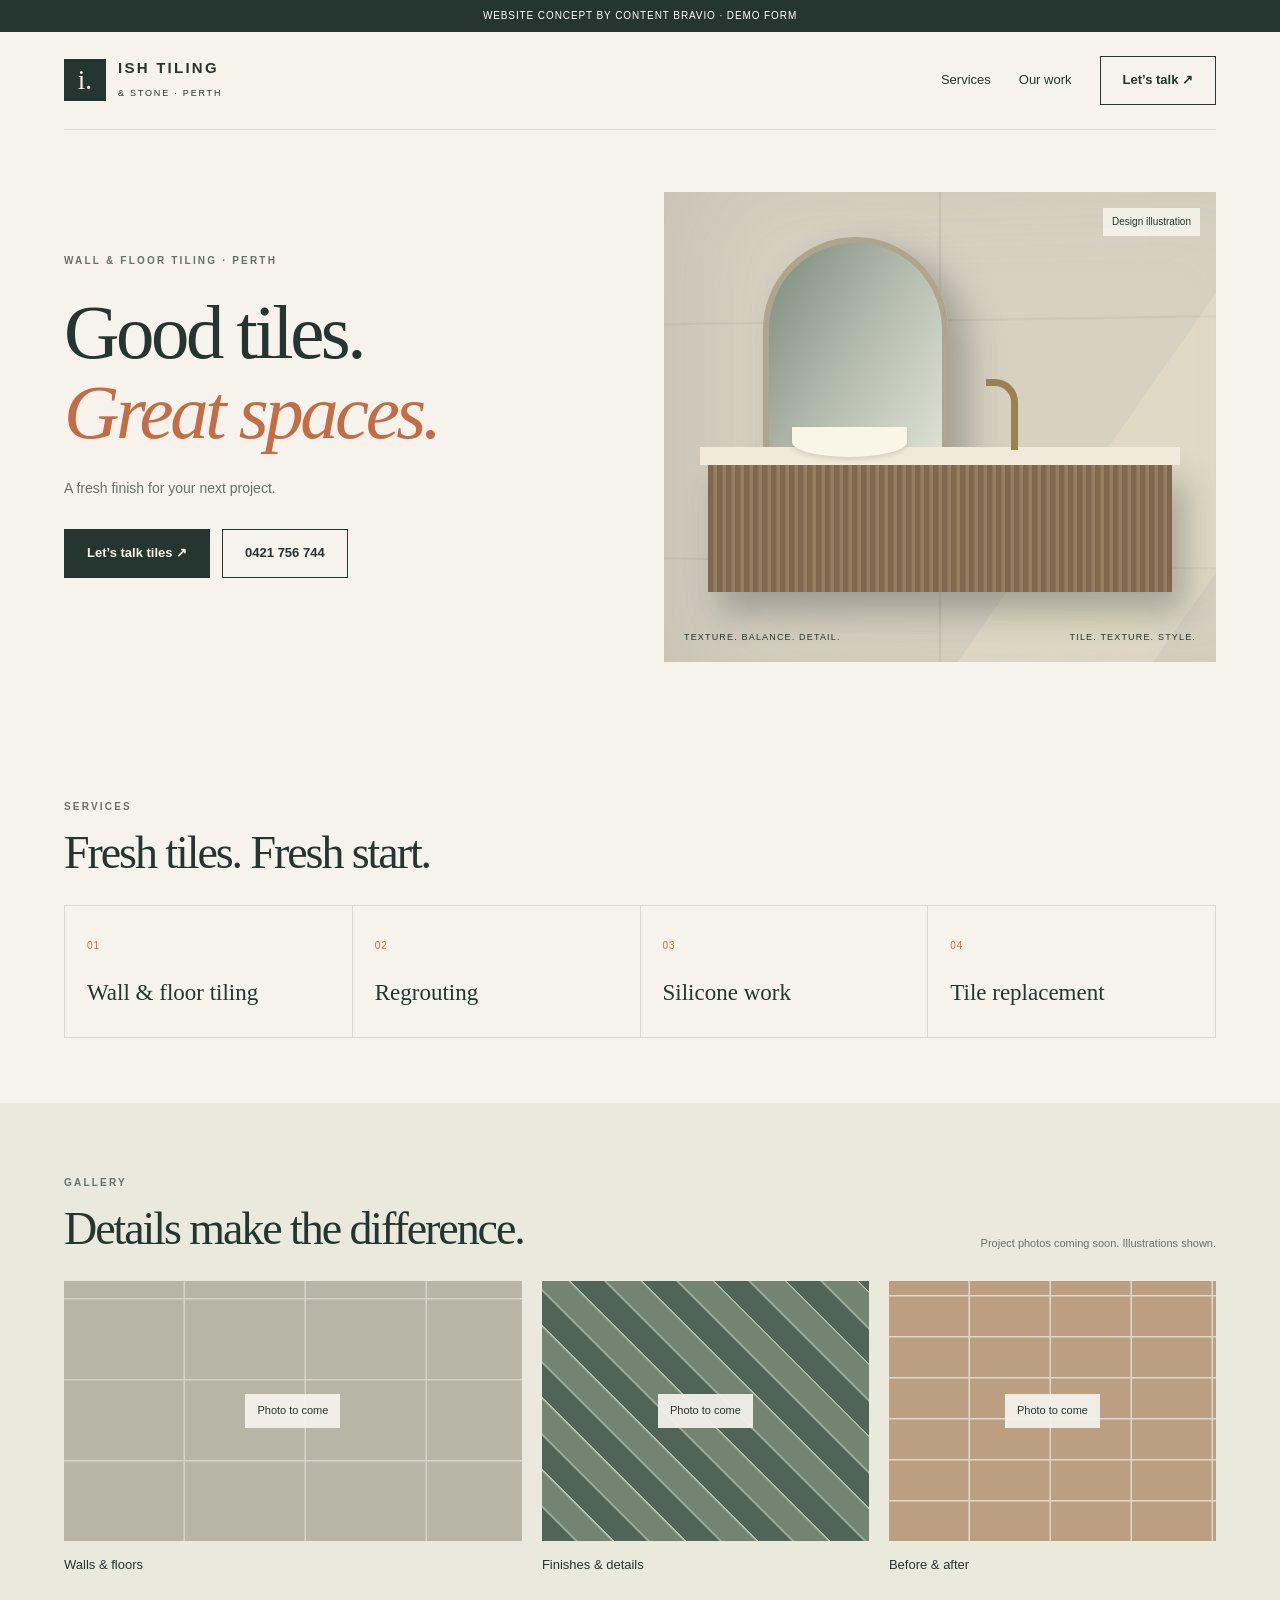
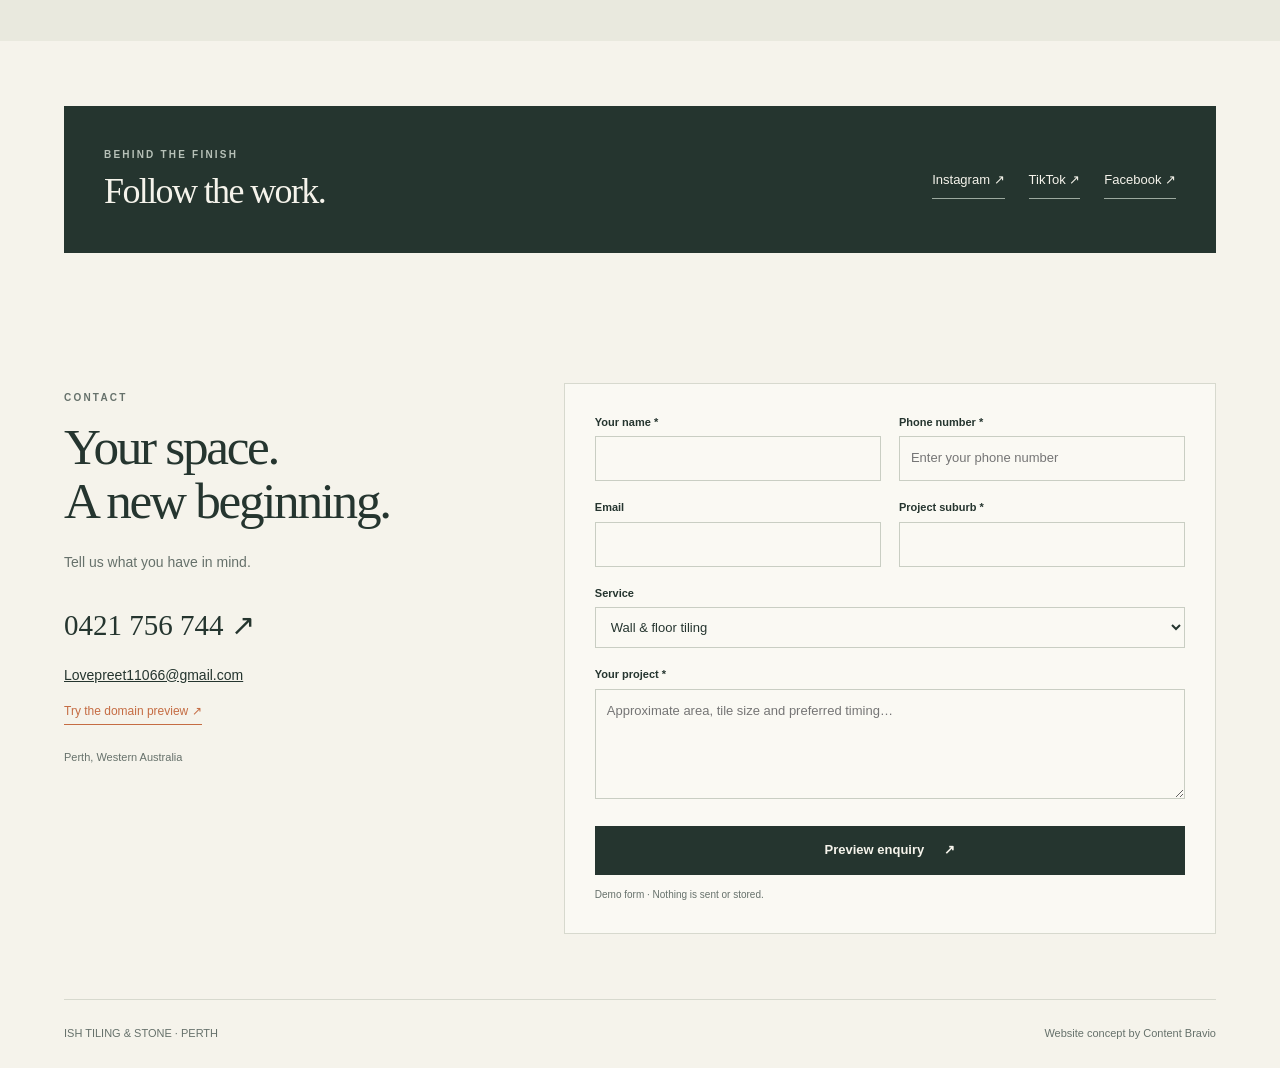
<file: demos/ish-tiling/index.html>
<!doctype html>
<html lang="en"><head><meta charset="utf-8"><meta name="viewport" content="width=device-width, initial-scale=1"><meta name="robots" content="noindex,nofollow"><meta name="theme-color" content="#25352f"><title>Ish Tiling & Stone — Website Concept</title><meta name="description" content="Ish Tiling &amp; Stone website concept, Perth."><link rel="stylesheet" href="site.css"></head><body class="">
<div class="preview">Website concept by Content Bravio · Demo form</div>
<div class="wrap"><header><a class="brand" href="./"><span class="mark">i.</span><span><strong>ISH TILING</strong><small>&amp; STONE · PERTH</small></span></a><nav aria-label="Main navigation"><a href="#services">Services</a><a href="#work">Our work</a><a class="pill" href="#quote">Let’s talk ↗</a></nav></header>
<main><section class="hero"><div><span class="eyebrow">Wall &amp; floor tiling · Perth</span><h1>Good tiles.<br><em>Great spaces.</em></h1><p class="lead">A fresh finish for your next project.</p><div class="actions"><a class="button" href="#quote">Let’s talk tiles ↗</a><a class="pill" href="#contact-options" data-contact-menu aria-haspopup="dialog" aria-controls="contact-options">0421 756 744</a></div></div><div class="scene" role="img" aria-label="Illustrative bathroom design with stone-coloured tiles, an arched mirror and a timber vanity. This is a concept illustration, not completed company work."><div class="tilewall"></div><div class="sun"></div><div class="arch"></div><div class="vanity"><div class="bench"></div><div class="basin"></div><div class="tap"></div></div><span class="scene-label">Design illustration</span><div class="scene-caption"><span>Texture. Balance. Detail.</span><span>Tile. Texture. Style.</span></div></div></section>
<section class="section" id="services"><div class="sectionhead"><div><span class="eyebrow">Services</span><h2>Fresh tiles. Fresh start.</h2></div></div><div class="services"><article class="service"><span class="num">01</span><h3>Wall &amp; floor tiling</h3></article><article class="service"><span class="num">02</span><h3>Regrouting</h3></article><article class="service"><span class="num">03</span><h3>Silicone work</h3></article><article class="service"><span class="num">04</span><h3>Tile replacement</h3></article></div></section></div>
<section class="section work" id="work"><div class="wrap"><div class="sectionhead"><div><span class="eyebrow">Gallery</span><h2>Details make the difference.</h2></div><p class="fine">Project photos coming soon. Illustrations shown.</p></div><div class="gallery"><figure class="project"><div class="swatch s1"><span>Photo to come</span></div><figcaption>Walls &amp; floors</figcaption></figure><figure class="project"><div class="swatch s2"><span>Photo to come</span></div><figcaption>Finishes &amp; details</figcaption></figure><figure class="project"><div class="swatch s3"><span>Photo to come</span></div><figcaption>Before &amp; after</figcaption></figure></div></div></section>
<div class="wrap"><section class="section"><div class="social"><div><span class="eyebrow">Behind the finish</span><h2>Follow the work.</h2></div><div class="social-links"><a href="https://www.instagram.com/ish_tilingandstone/" target="_blank" rel="noopener noreferrer">Instagram ↗</a><a href="https://www.tiktok.com/@ish.tiling.stone" target="_blank" rel="noopener noreferrer">TikTok ↗</a><a href="https://www.facebook.com/people/SO-Tile-Ish-Tiling/61567260330640/" target="_blank" rel="noopener noreferrer">Facebook ↗</a></div></div></section>
<section class="section quote" id="quote"><div><span class="eyebrow">Contact</span><h2>Your space.<br>A new beginning.</h2><p style="margin-top:24px">Tell us what you have in mind.</p><a class="phonebig" href="#contact-options" data-contact-menu aria-haspopup="dialog" aria-controls="contact-options">0421 756 744 ↗</a><div class="contact-email"><a href="mailto:Lovepreet11066@gmail.com">Lovepreet11066@gmail.com</a></div><a class="try-link" href="domain-preview.html">Try the domain preview ↗</a><p class="fine" style="margin-top:24px">Perth, Western Australia</p></div><form id="enquiry"><div class="fields"><div><label for="name">Your name *</label><input id="name" name="name" autocomplete="name" required maxlength="120"></div><div><label for="phone">Phone number *</label><input id="phone" name="phone" type="tel" autocomplete="tel" required maxlength="40" placeholder="Enter your phone number"></div><div><label for="email">Email</label><input id="email" name="email" type="email" autocomplete="email" maxlength="254"></div><div><label for="suburb">Project suburb *</label><input id="suburb" name="suburb" required maxlength="100"></div><div class="full"><label for="service">Service</label><select id="service" name="service"><option>Wall &amp; floor tiling</option><option>Regrouting</option><option>Silicone work</option><option>Tile replacement</option><option>Waterproofing enquiry</option><option>Something else</option></select></div><div class="full"><label for="message">Your project *</label><textarea id="message" name="message" required maxlength="3000" placeholder="Approximate area, tile size and preferred timing…"></textarea></div></div><button class="button" type="submit">Preview enquiry <span>↗</span></button><p class="note">Demo form · Nothing is sent or stored.</p><div id="result" class="result" role="status" aria-live="polite"></div></form></section>
<footer><span>ISH TILING &amp; STONE · PERTH</span><span>Website concept by Content Bravio</span></footer></main></div><a class="mobilecall" href="#contact-options" data-contact-menu aria-haspopup="dialog" aria-controls="contact-options">Contact · 0421 756 744</a>
<dialog id="contact-options" class="contact-dialog" aria-labelledby="contact-title" aria-describedby="contact-description">
<button class="contact-close" type="button" aria-label="Close contact options" autofocus>×</button>
<h2 id="contact-title">Get in touch</h2>
<p id="contact-description">Choose how to contact Ish Tiling &amp; Stone.<br>0421 756 744</p>
<a class="contact-choice" href="tel:+61421756744">Call</a>
<a class="contact-choice" href="sms:+61421756744">Send an SMS</a>
<a class="contact-choice" href="https://wa.me/61421756744" target="_blank" rel="noopener noreferrer">Message on WhatsApp ↗</a>
<small>To call through WhatsApp, open the chat and tap its call button.</small>
</dialog><script src="site.js" defer></script></body></html>
</file>
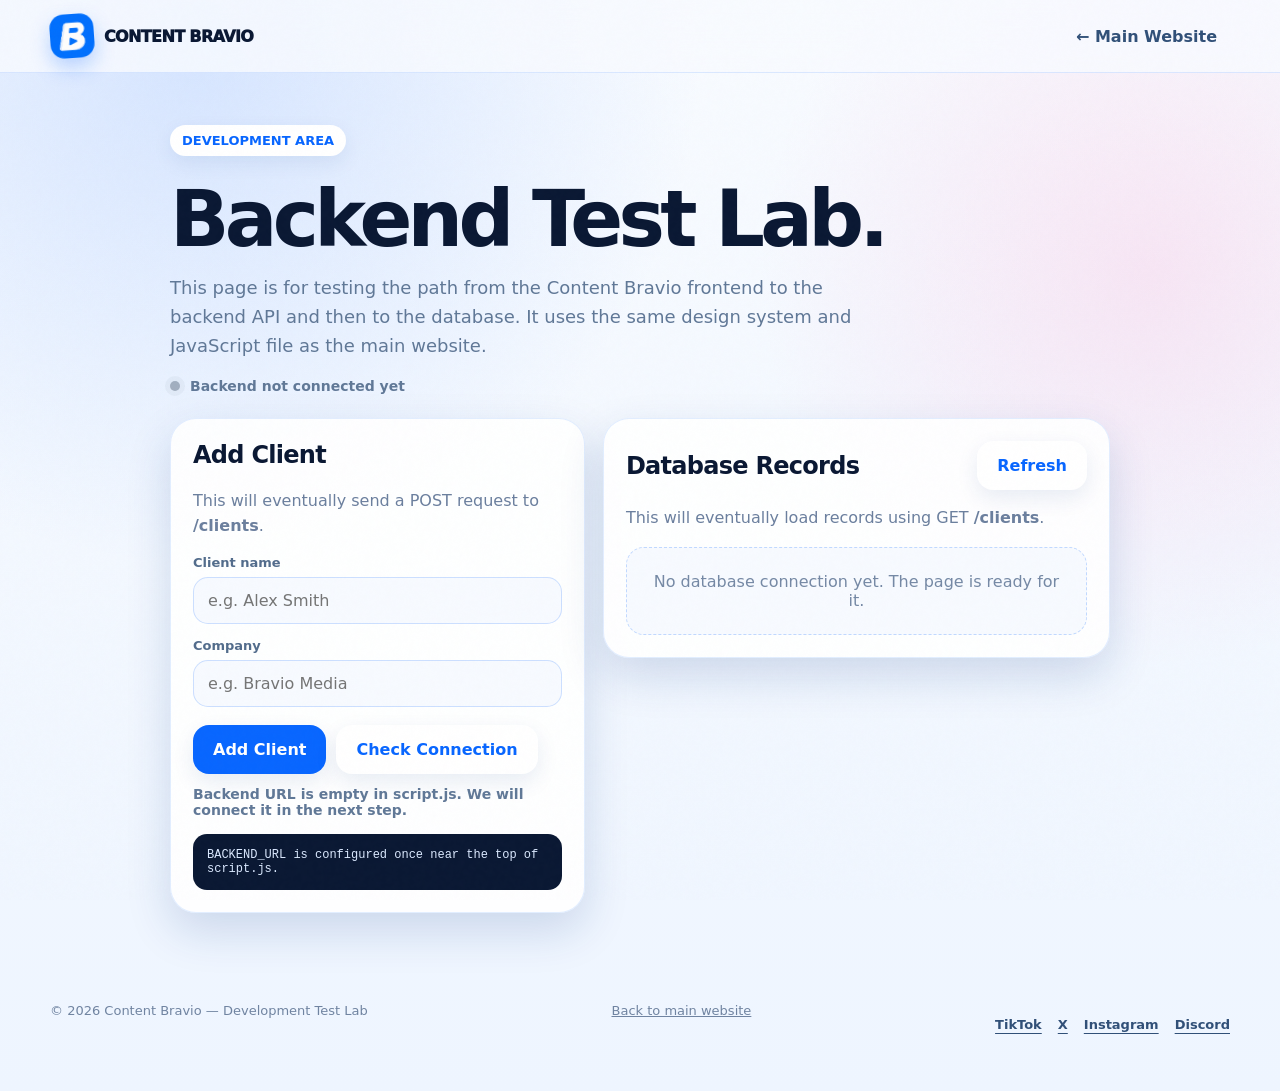
<file: testing.html>
<!DOCTYPE html>
<html lang="en">
<head>
  <meta charset="UTF-8">
  <meta name="viewport" content="width=device-width, initial-scale=1.0">
  <meta name="theme-color" content="#0866ff">
  <title>Backend Test | Content Bravio</title>
  <link rel="icon" type="image/png" href="images/contentbravio@logo.png">
  <link rel="stylesheet" href="style.css?v=20261011-social">
</head>
<body class="testing-page" data-page="testing">
  <div class="noise"></div>

  <header class="topbar">
    <nav class="nav" aria-label="Testing navigation">
      <a class="brand nav-link" href="index.html" aria-label="Back to Content Bravio home">
        <img class="brand-mark" src="images/contentbravio@logo.png" alt="Content Bravio logo">
        <span>CONTENT BRAVIO</span>
      </a>
      <div class="navlinks">
        <a class="nav-btn nav-link" href="index.html">← Main Website</a>
      </div>
    </nav>
  </header>

  <main class="testing-shell">
    <section class="testing-hero">
      <div class="eyebrow">DEVELOPMENT AREA</div>
      <h1>Backend Test Lab.</h1>
      <p>This page is for testing the path from the Content Bravio frontend to the backend API and then to the database. It uses the same design system and JavaScript file as the main website.</p>
      <div class="backend-status" aria-live="polite">
        <span class="status-dot" id="statusDot"></span>
        <span class="backend-status-text" id="statusText">Backend not connected yet</span>
      </div>
    </section>

    <div class="backend-grid">
      <section class="card backend-card">
        <h2>Add Client</h2>
        <p class="page-subtitle">This will eventually send a POST request to <strong>/clients</strong>.</p>
        <form id="clientForm" class="form-stack">
          <div class="field">
            <label for="name">Client name</label>
            <input id="name" name="name" autocomplete="name" placeholder="e.g. Alex Smith" required>
          </div>
          <div class="field">
            <label for="company">Company</label>
            <input id="company" name="company" autocomplete="organization" placeholder="e.g. Bravio Media" required>
          </div>
          <div class="backend-actions">
            <button class="btn primary" type="submit">Add Client</button>
            <button class="btn secondary" id="checkBackend" type="button">Check Connection</button>
          </div>
        </form>
        <div class="backend-message" id="backendMessage" aria-live="polite"></div>
        <div class="code-note">BACKEND_URL is configured once near the top of script.js.</div>
      </section>

      <section class="card backend-card">
        <div class="records-head">
          <h2>Database Records</h2>
          <button class="btn secondary" id="refreshClients" type="button">Refresh</button>
        </div>
        <p class="page-subtitle">This will eventually load records using GET <strong>/clients</strong>.</p>
        <div class="client-list" id="clients">
          <div class="empty-state">No database connection yet. The page is ready for it.</div>
        </div>
      </section>
    </div>
  </main>

  <footer>
    <span>© 2026 Content Bravio — Development Test Lab</span>
    <a href="index.html">Back to main website</a>
    <nav class="footer-socials" aria-label="Content Bravio social links">
      <a href="https://www.tiktok.com/@contentbravio?lang=en" target="_blank" rel="noopener noreferrer">TikTok<span class="social-sr-only"> (opens in a new tab)</span></a>
      <a href="https://x.com/contentbravio" target="_blank" rel="noopener noreferrer">X<span class="social-sr-only"> (opens in a new tab)</span></a>
      <a href="https://www.instagram.com/contentbravio/" target="_blank" rel="noopener noreferrer">Instagram<span class="social-sr-only"> (opens in a new tab)</span></a>
      <a href="https://discord.gg/kWuWP2Q8v" target="_blank" rel="noopener noreferrer">Discord<span class="social-sr-only"> (opens in a new tab)</span></a>
    </nav>
  </footer>

  <script src="script.js" defer></script>
</body>
</html>
</file>
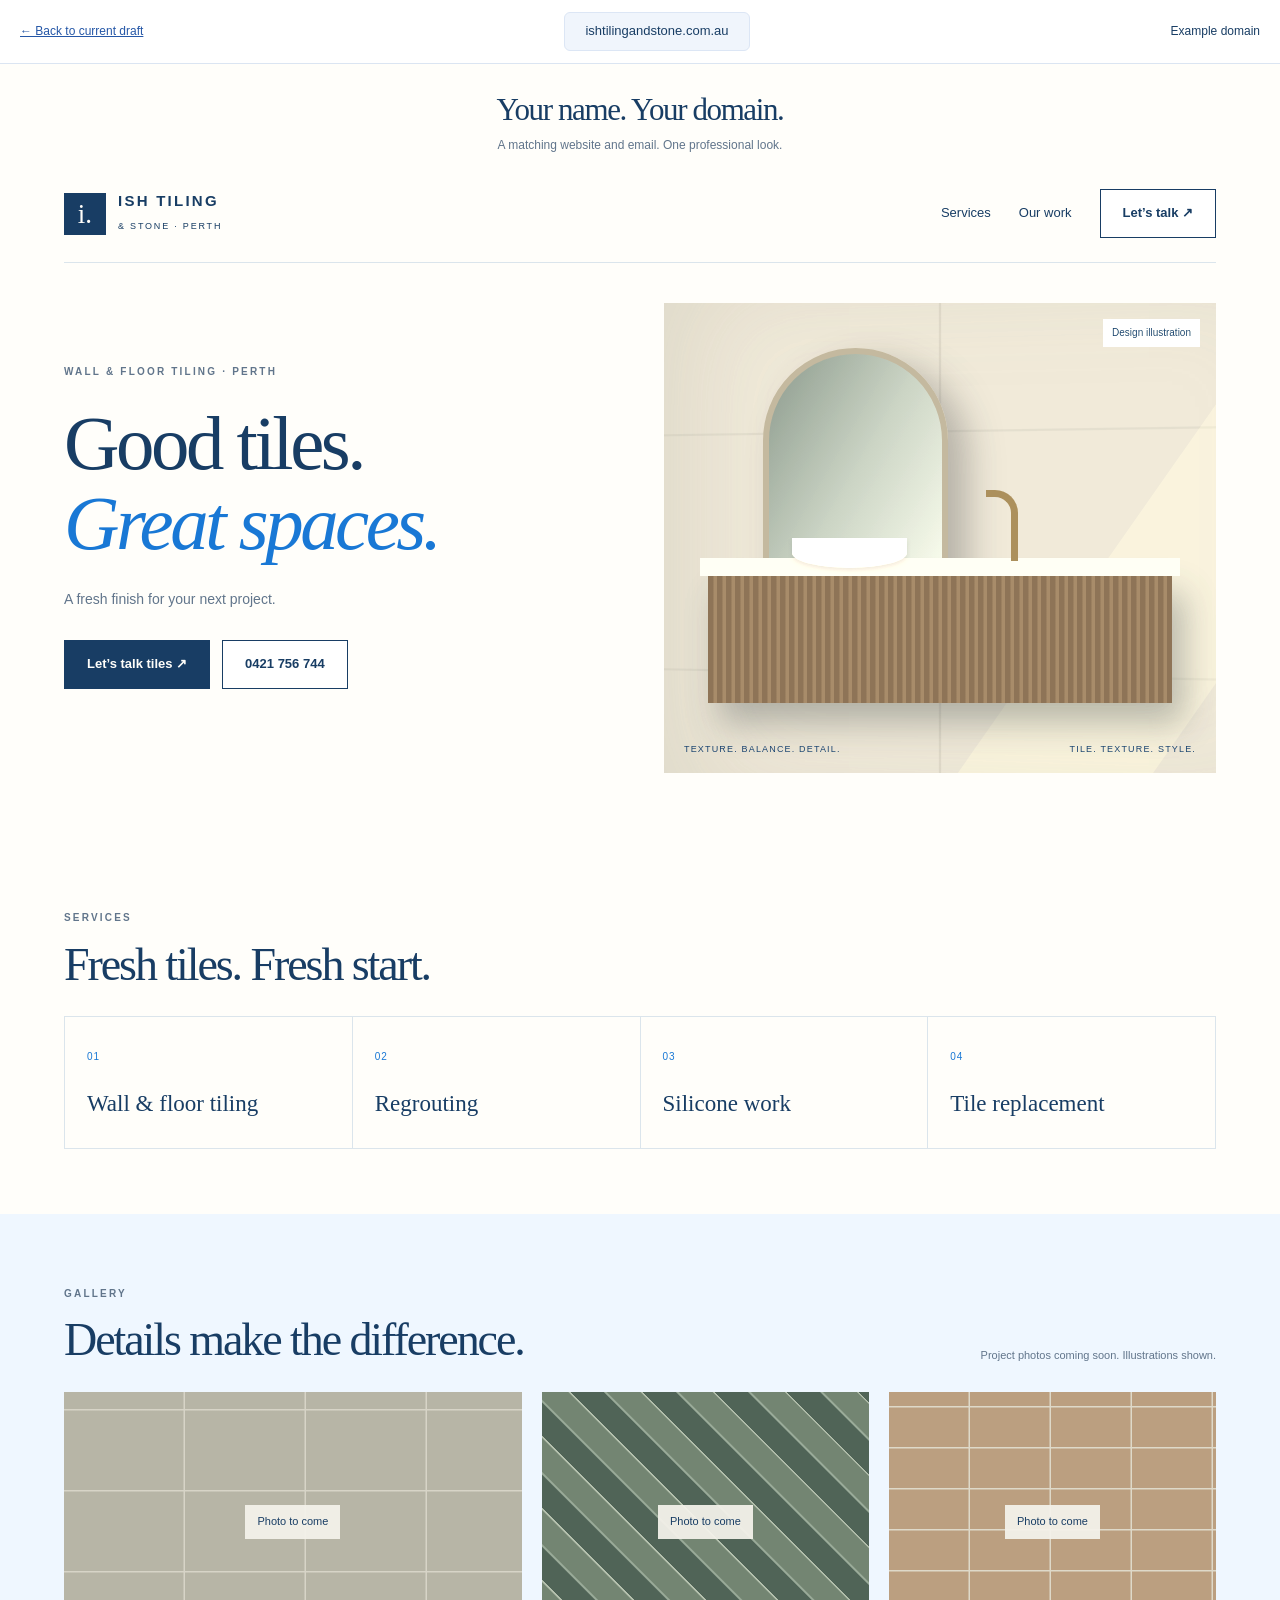
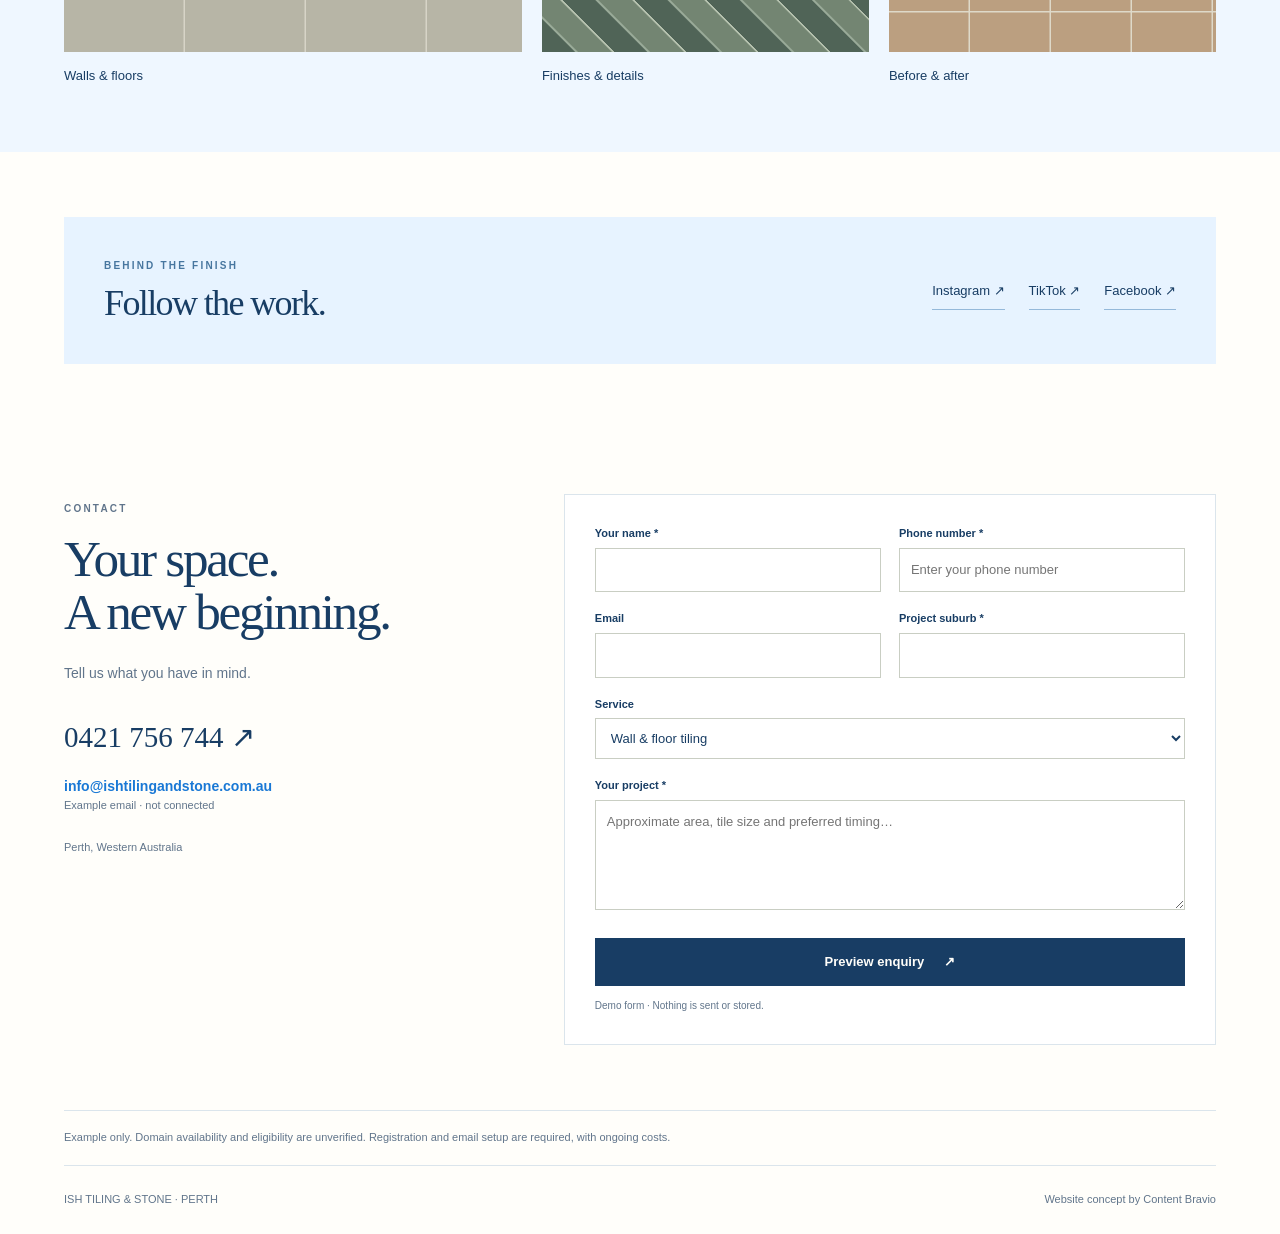
<file: demos/ish-tiling/domain-preview.html>
<!doctype html>
<html lang="en"><head><meta charset="utf-8"><meta name="viewport" content="width=device-width, initial-scale=1"><meta name="robots" content="noindex,nofollow"><meta name="theme-color" content="#1978d5"><title>Ish Tiling & Stone — Domain Preview</title><meta name="description" content="Ish Tiling &amp; Stone website concept, Perth."><link rel="stylesheet" href="site.css"></head><body class="bright">
<div class="address-preview"><a href="./">← Back to current draft</a><span class="browser-url">ishtilingandstone.com.au</span><span>Example domain</span></div><div class="preview-intro"><h2>Your name. Your domain.</h2><p>A matching website and email. One professional look.</p></div>
<div class="wrap"><header><a class="brand" href="./"><span class="mark">i.</span><span><strong>ISH TILING</strong><small>&amp; STONE · PERTH</small></span></a><nav aria-label="Main navigation"><a href="#services">Services</a><a href="#work">Our work</a><a class="pill" href="#quote">Let’s talk ↗</a></nav></header>
<main><section class="hero"><div><span class="eyebrow">Wall &amp; floor tiling · Perth</span><h1>Good tiles.<br><em>Great spaces.</em></h1><p class="lead">A fresh finish for your next project.</p><div class="actions"><a class="button" href="#quote">Let’s talk tiles ↗</a><a class="pill" href="#contact-options" data-contact-menu aria-haspopup="dialog" aria-controls="contact-options">0421 756 744</a></div></div><div class="scene" role="img" aria-label="Illustrative bathroom design with stone-coloured tiles, an arched mirror and a timber vanity. This is a concept illustration, not completed company work."><div class="tilewall"></div><div class="sun"></div><div class="arch"></div><div class="vanity"><div class="bench"></div><div class="basin"></div><div class="tap"></div></div><span class="scene-label">Design illustration</span><div class="scene-caption"><span>Texture. Balance. Detail.</span><span>Tile. Texture. Style.</span></div></div></section>
<section class="section" id="services"><div class="sectionhead"><div><span class="eyebrow">Services</span><h2>Fresh tiles. Fresh start.</h2></div></div><div class="services"><article class="service"><span class="num">01</span><h3>Wall &amp; floor tiling</h3></article><article class="service"><span class="num">02</span><h3>Regrouting</h3></article><article class="service"><span class="num">03</span><h3>Silicone work</h3></article><article class="service"><span class="num">04</span><h3>Tile replacement</h3></article></div></section></div>
<section class="section work" id="work"><div class="wrap"><div class="sectionhead"><div><span class="eyebrow">Gallery</span><h2>Details make the difference.</h2></div><p class="fine">Project photos coming soon. Illustrations shown.</p></div><div class="gallery"><figure class="project"><div class="swatch s1"><span>Photo to come</span></div><figcaption>Walls &amp; floors</figcaption></figure><figure class="project"><div class="swatch s2"><span>Photo to come</span></div><figcaption>Finishes &amp; details</figcaption></figure><figure class="project"><div class="swatch s3"><span>Photo to come</span></div><figcaption>Before &amp; after</figcaption></figure></div></div></section>
<div class="wrap"><section class="section"><div class="social"><div><span class="eyebrow">Behind the finish</span><h2>Follow the work.</h2></div><div class="social-links"><a href="https://www.instagram.com/ish_tilingandstone/" target="_blank" rel="noopener noreferrer">Instagram ↗</a><a href="https://www.tiktok.com/@ish.tiling.stone" target="_blank" rel="noopener noreferrer">TikTok ↗</a><a href="https://www.facebook.com/people/SO-Tile-Ish-Tiling/61567260330640/" target="_blank" rel="noopener noreferrer">Facebook ↗</a></div></div></section>
<section class="section quote" id="quote"><div><span class="eyebrow">Contact</span><h2>Your space.<br>A new beginning.</h2><p style="margin-top:24px">Tell us what you have in mind.</p><a class="phonebig" href="#contact-options" data-contact-menu aria-haspopup="dialog" aria-controls="contact-options">0421 756 744 ↗</a><div class="contact-email"><span class="preview-email">info@ishtilingandstone.com.au</span></div><p class="fine">Example email · not connected</p><p class="fine" style="margin-top:24px">Perth, Western Australia</p></div><form id="enquiry"><div class="fields"><div><label for="name">Your name *</label><input id="name" name="name" autocomplete="name" required maxlength="120"></div><div><label for="phone">Phone number *</label><input id="phone" name="phone" type="tel" autocomplete="tel" required maxlength="40" placeholder="Enter your phone number"></div><div><label for="email">Email</label><input id="email" name="email" type="email" autocomplete="email" maxlength="254"></div><div><label for="suburb">Project suburb *</label><input id="suburb" name="suburb" required maxlength="100"></div><div class="full"><label for="service">Service</label><select id="service" name="service"><option>Wall &amp; floor tiling</option><option>Regrouting</option><option>Silicone work</option><option>Tile replacement</option><option>Waterproofing enquiry</option><option>Something else</option></select></div><div class="full"><label for="message">Your project *</label><textarea id="message" name="message" required maxlength="3000" placeholder="Approximate area, tile size and preferred timing…"></textarea></div></div><button class="button" type="submit">Preview enquiry <span>↗</span></button><p class="note">Demo form · Nothing is sent or stored.</p><div id="result" class="result" role="status" aria-live="polite"></div></form></section>
<p class="domain-notice">Example only. Domain availability and eligibility are unverified. Registration and email setup are required, with ongoing costs.</p><footer><span>ISH TILING &amp; STONE · PERTH</span><span>Website concept by Content Bravio</span></footer></main></div><a class="mobilecall" href="#contact-options" data-contact-menu aria-haspopup="dialog" aria-controls="contact-options">Contact · 0421 756 744</a>
<dialog id="contact-options" class="contact-dialog" aria-labelledby="contact-title" aria-describedby="contact-description">
<button class="contact-close" type="button" aria-label="Close contact options" autofocus>×</button>
<h2 id="contact-title">Get in touch</h2>
<p id="contact-description">Choose how to contact Ish Tiling &amp; Stone.<br>0421 756 744</p>
<a class="contact-choice" href="tel:+61421756744">Call</a>
<a class="contact-choice" href="sms:+61421756744">Send an SMS</a>
<a class="contact-choice" href="https://wa.me/61421756744" target="_blank" rel="noopener noreferrer">Message on WhatsApp ↗</a>
<small>To call through WhatsApp, open the chat and tap its call button.</small>
</dialog><script src="site.js" defer></script></body></html>
</file>
<file: style.css>
:root {
      --blue: #0866ff;
      --blue-2: #3d82ff;
      --ink: #0a1833;
      --paper: #ffffff;
      --soft: #eef5ff;
      --yellow: #ffd54a;
      --pink: #ff5caa;
      --green: #24d17e;
      --purple: #7b61ff;
      --red: #ff5b5b;
      --border: rgba(8, 102, 255, .18);
      --shadow: 0 18px 45px rgba(13, 58, 130, .16);
      --radius: 26px;
    }

    * { box-sizing: border-box; }
    html { scroll-behavior: smooth; }
    body {
      margin: 0;
      min-height: 100vh;
      font-family: Inter, ui-sans-serif, system-ui, -apple-system, BlinkMacSystemFont, "Segoe UI", sans-serif;
      color: var(--ink);
      background:
        radial-gradient(circle at 15% 5%, rgba(61,130,255,.18), transparent 34%),
        radial-gradient(circle at 90% 25%, rgba(255,92,170,.13), transparent 28%),
        linear-gradient(180deg, #f8fbff 0%, #eef5ff 100%);
      overflow-x: hidden;
    }

    button, input, select, textarea { font: inherit; }
    button { -webkit-tap-highlight-color: transparent; }
    a { color: inherit; }

    .noise {
      pointer-events: none;
      position: fixed;
      inset: 0;
      opacity: .035;
      z-index: 9999;
      background-image: url("data:image/svg+xml,%3Csvg viewBox='0 0 200 200' xmlns='http://www.w3.org/2000/svg'%3E%3Cfilter id='n'%3E%3CfeTurbulence type='fractalNoise' baseFrequency='0.8' numOctaves='4' stitchTiles='stitch'/%3E%3C/filter%3E%3Crect width='100%25' height='100%25' filter='url(%23n)' opacity='0.5'/%3E%3C/svg%3E");
    }

    .topbar {
      position: sticky;
      top: 0;
      z-index: 100;
      backdrop-filter: blur(18px);
      background: rgba(248, 251, 255, .82);
      border-bottom: 1px solid rgba(8,102,255,.12);
    }

    .nav {
      max-width: 1220px;
      margin: 0 auto;
      padding: 14px 20px;
      display: flex;
      align-items: center;
      gap: 14px;
    }

    .brand {
      display: flex;
      align-items: center;
      gap: 10px;
      font-weight: 950;
      letter-spacing: -.04em;
      margin-right: auto;
      white-space: nowrap;
    }

    .brand-mark {
      width: 44px;
      height: 44px;
      display: block;
      object-fit: cover;
      border-radius: 14px;
      box-shadow: 0 9px 20px rgba(8,102,255,.26);
      transform: rotate(-4deg);
      transition: .25s ease;
    }

    .brand:hover .brand-mark { transform: rotate(4deg) scale(1.06); }

    .navlinks {
      display: flex;
      gap: 7px;
      flex-wrap: wrap;
      justify-content: flex-end;
    }

    .nav-btn {
      border: 0;
      color: #315078;
      background: transparent;
      padding: 10px 13px;
      border-radius: 14px;
      font-weight: 800;
      cursor: pointer;
    }

    .nav-btn:hover, .nav-btn.active {
      background: white;
      color: var(--blue);
      box-shadow: 0 6px 20px rgba(13,58,130,.09);
    }

    .utility-btn {
      width: 44px;
      height: 44px;
      border: 0;
      border-radius: 14px;
      background: white;
      cursor: pointer;
      box-shadow: 0 6px 18px rgba(13,58,130,.09);
      font-size: 20px;
    }

    .page {
      display: none;
      max-width: 1220px;
      margin: 0 auto;
      padding: 36px 20px 70px;
      animation: pageIn .4s ease;
    }
    .page.active { display: block; }
    @keyframes pageIn { from { opacity: 0; transform: translateY(8px);} to { opacity: 1; transform: none; } }

    .hero {
      min-height: 620px;
      display: grid;
      grid-template-columns: 1.1fr .9fr;
      align-items: center;
      gap: 42px;
    }

    .eyebrow {
      display: inline-flex;
      align-items: center;
      gap: 9px;
      padding: 8px 12px;
      border-radius: 999px;
      background: white;
      color: var(--blue);
      font-size: 13px;
      font-weight: 900;
      box-shadow: 0 7px 20px rgba(13,58,130,.08);
      margin-bottom: 18px;
    }

    .hero h1 {
      margin: 0;
      max-width: 780px;
      font-size: clamp(56px, 9vw, 118px);
      line-height: .86;
      letter-spacing: -.08em;
      font-weight: 1000;
      color: var(--ink);
    }

    .hero h1 span {
      display: inline-block;
      color: var(--blue);
      transform: rotate(-2deg);
    }

    .hero p {
      font-size: clamp(18px, 2.1vw, 24px);
      color: #516a8c;
      max-width: 700px;
      line-height: 1.55;
      margin: 25px 0 0;
    }

    .hero-actions {
      display: flex;
      flex-wrap: wrap;
      gap: 12px;
      margin-top: 28px;
    }

    .btn {
      border: 0;
      border-radius: 16px;
      padding: 15px 20px;
      font-weight: 900;
      cursor: pointer;
      transition: .18s ease;
      box-shadow: 0 8px 22px rgba(13,58,130,.09);
    }
    .btn:hover { transform: translateY(-2px) scale(1.01); }
    .btn:active { transform: translateY(1px) scale(.98); }
    .btn.primary { background: var(--blue); color: white; }
    .btn.secondary { background: white; color: var(--blue); }
    .btn.dark { background: var(--ink); color: white; }
    .btn.yellow { background: var(--yellow); color: #3e2c00; }
    .btn.pink { background: var(--pink); color: white; }
    .btn.ghost { background: transparent; border: 1px solid var(--border); color: #315078; box-shadow: none; }

    .hero-toy {
      position: relative;
      min-height: 510px;
      display: grid;
      place-items: center;
    }

    .blob {
      width: min(450px, 90vw);
      aspect-ratio: 1;
      border-radius: 42% 58% 65% 35% / 39% 38% 62% 61%;
      background: linear-gradient(145deg, var(--blue), #68a5ff);
      box-shadow: 0 45px 90px rgba(8,102,255,.28);
      display: grid;
      place-items: center;
      animation: blob 7s ease-in-out infinite alternate;
      position: relative;
    }

    @keyframes blob {
      from { border-radius: 42% 58% 65% 35% / 39% 38% 62% 61%; transform: rotate(-2deg); }
      to { border-radius: 62% 38% 34% 66% / 54% 62% 38% 46%; transform: rotate(3deg); }
    }

    .mega-b {
      width: 220px;
      height: 220px;
      border: 0;
      padding: 0;
      border-radius: 50px;
      background: white;
      overflow: hidden;
      display: block;
      box-shadow: 0 30px 50px rgba(1,35,95,.2);
      user-select: none;
      cursor: pointer;
      transition: transform .18s ease, box-shadow .18s ease;
    }
    .mega-b img {
      width: 100%;
      height: 100%;
      display: block;
      object-fit: cover;
    }
    .mega-b:hover { transform: scale(1.04) rotate(-2deg); box-shadow: 0 35px 60px rgba(1,35,95,.28); }
    .mega-b:active { transform: scale(.92) rotate(5deg); }

    .float-chip {
      position: absolute;
      background: white;
      border-radius: 16px;
      padding: 12px 14px;
      font-weight: 900;
      box-shadow: var(--shadow);
      animation: drift 4s ease-in-out infinite alternate;
    }
    .float-chip.c1 { top: 7%; left: 0; transform: rotate(-7deg); }
    .float-chip.c2 { top: 18%; right: -2%; transform: rotate(5deg); animation-delay: .8s; }
    .float-chip.c3 { bottom: 8%; left: 5%; transform: rotate(4deg); animation-delay: 1.4s; }
    .float-chip.c4 { bottom: 15%; right: 0; transform: rotate(-5deg); animation-delay: .4s; }
    @keyframes drift { to { translate: 0 -12px; } }

    .section-head {
      display: flex;
      align-items: end;
      justify-content: space-between;
      gap: 20px;
      margin: 12px 0 20px;
    }
    .section-head h2, .page-title {
      margin: 0;
      font-size: clamp(34px, 5vw, 62px);
      letter-spacing: -.055em;
      line-height: .95;
    }
    .section-head p, .page-subtitle { color: #6b7f9e; max-width: 650px; line-height: 1.55; }

    .card-grid {
      display: grid;
      grid-template-columns: repeat(3, minmax(0,1fr));
      gap: 18px;
    }

    .card {
      background: rgba(255,255,255,.9);
      border: 1px solid rgba(8,102,255,.11);
      border-radius: var(--radius);
      padding: 22px;
      box-shadow: var(--shadow);
    }

    .feature-card {
      min-height: 230px;
      position: relative;
      overflow: hidden;
      cursor: pointer;
      transition: .22s ease;
    }
    .feature-card:hover { transform: translateY(-5px) rotate(.3deg); }
    .feature-card .icon { font-size: 42px; }
    .feature-card h3 { margin: 16px 0 8px; font-size: 24px; }
    .feature-card p { color: #6b7f9e; line-height: 1.5; margin: 0; }
    .feature-card:after {
      content: "→";
      position: absolute;
      right: 20px;
      bottom: 16px;
      font-size: 30px;
      color: var(--blue);
      font-weight: 1000;
    }

    .chaos-strip {
      margin: 45px 0;
      overflow: hidden;
      border-radius: 20px;
      background: var(--ink);
      color: white;
      transform: rotate(-1deg);
    }
    .ticker {
      display: flex;
      gap: 42px;
      padding: 14px 0;
      width: max-content;
      animation: ticker 22s linear infinite;
      font-weight: 950;
      letter-spacing: .04em;
    }
    @keyframes ticker { to { transform: translateX(-50%); } }

    .status-card {
      margin-top: 24px;
      background: linear-gradient(135deg, var(--blue), #69a6ff);
      color: white;
      border-radius: 32px;
      padding: 28px;
      box-shadow: 0 30px 60px rgba(8,102,255,.22);
    }
    .status-message { font-size: clamp(24px, 4vw, 42px); font-weight: 950; letter-spacing: -.04em; min-height: 58px; }
    .progress-wrap { height: 18px; background: rgba(255,255,255,.25); border-radius: 999px; overflow: hidden; margin: 18px 0 10px; }
    .progress-bar { height: 100%; width: 7%; background: white; border-radius: inherit; transition: width .55s cubic-bezier(.2,.8,.2,1); }
    .status-row { display: flex; justify-content: space-between; gap: 20px; align-items: center; flex-wrap: wrap; }
    .percent { opacity: .85; font-weight: 800; }

    .dashboard {
      display: grid;
      grid-template-columns: 1.4fr .6fr;
      gap: 18px;
      margin: 28px 0;
    }
    .stat-grid { display: grid; grid-template-columns: repeat(3, 1fr); gap: 12px; }
    .stat { padding: 18px; border-radius: 20px; background: var(--soft); }
    .stat b { display: block; font-size: 32px; letter-spacing: -.05em; }
    .stat span { font-size: 13px; color: #6b7f9e; font-weight: 800; }

    .mini-feed { display: grid; gap: 10px; }
    .feed-item { background: #f7faff; border-radius: 16px; padding: 12px 14px; color: #496486; font-size: 14px; }

    .arcade-grid { display: grid; grid-template-columns: repeat(2, minmax(0,1fr)); gap: 18px; margin-top: 22px; }
    .game-card { min-height: 300px; position: relative; overflow: hidden; }
    .game-card h3 { margin-top: 0; font-size: 28px; letter-spacing: -.03em; }
    .game-card p { color: #6b7f9e; }
    .game-area { margin-top: 18px; min-height: 160px; border-radius: 20px; background: #f5f9ff; padding: 16px; border: 1px dashed rgba(8,102,255,.2); }

    #clickArena { position: relative; height: 230px; overflow: hidden; cursor: crosshair; }
    #clickTarget {
      position: absolute; width: 52px; height: 52px; border: 0; border-radius: 50%; background: var(--pink); color: white; font-weight: 1000; cursor: pointer; display: none;
      box-shadow: 0 10px 24px rgba(255,92,170,.35);
    }

    #reactionBox {
      min-height: 180px; display: grid; place-items: center; text-align: center; border-radius: 18px; background: #eaf1fb; cursor: pointer; user-select: none; font-weight: 900; color: #4b6381; padding: 18px;
    }
    #reactionBox.waiting { background: #ffb3b3; color: #7d1414; }
    #reactionBox.go { background: #6ee7a8; color: #064d2a; }

    .rps-row { display: flex; gap: 10px; flex-wrap: wrap; }
    .rps { flex: 1; min-width: 95px; font-size: 32px; padding: 14px; border: 0; border-radius: 16px; background: white; cursor: pointer; box-shadow: 0 8px 18px rgba(13,58,130,.08); }

    .avoid-zone { position: relative; height: 210px; border-radius: 18px; background: #eef6ff; overflow: hidden; }
    #avoidBtn { position: absolute; left: 50%; top: 50%; transform: translate(-50%,-50%); border: 0; border-radius: 14px; background: var(--red); color: white; padding: 14px 18px; font-weight: 900; cursor: pointer; transition: left .09s, top .09s; }

    .memory-grid { display: grid; grid-template-columns: repeat(4, 1fr); gap: 10px; }
    .memory-card { aspect-ratio: 1; border: 0; border-radius: 14px; background: var(--blue); color: transparent; font-size: 30px; cursor: pointer; transition: .2s; }
    .memory-card.flipped, .memory-card.matched { background: white; color: initial; transform: rotateY(180deg); box-shadow: 0 7px 20px rgba(13,58,130,.09); }
    .memory-card.matched { background: #eafff4; }

    .quiz-layout { display: grid; grid-template-columns: .72fr 1.28fr; gap: 18px; margin-top: 22px; }
    .quiz-sidebar .category-btn { width: 100%; text-align: left; margin-bottom: 10px; }
    .quiz-box { min-height: 440px; }
    .quiz-question { font-size: clamp(28px,4vw,46px); font-weight: 950; letter-spacing: -.04em; margin-bottom: 24px; }
    .answers { display: grid; grid-template-columns: 1fr 1fr; gap: 12px; }
    .answer { min-height: 74px; border: 1px solid var(--border); border-radius: 18px; background: #f7faff; padding: 16px; text-align: left; font-weight: 850; cursor: pointer; color: #315078; }
    .answer:hover { background: #eaf3ff; }
    .answer.correct { background: #dffff0; border-color: #8de0b5; color: #07552d; }
    .answer.wrong { background: #ffe1e1; border-color: #ffabab; color: #7e1515; }
    .quiz-feedback { min-height: 54px; margin: 16px 0; color: #526c8c; font-weight: 800; }

    .doodle-layout { display: grid; grid-template-columns: 260px 1fr; gap: 18px; margin-top: 22px; }
    .tool-panel { align-self: start; }
    .tool-group { margin-bottom: 18px; }
    .tool-group label { display: block; font-size: 13px; font-weight: 900; color: #5b7191; margin-bottom: 8px; }
    .tool-row { display: flex; gap: 8px; flex-wrap: wrap; }
    .color-dot { width: 38px; height: 38px; border: 4px solid white; box-shadow: 0 0 0 1px rgba(0,0,0,.08); border-radius: 50%; cursor: pointer; }
    .color-dot.active { box-shadow: 0 0 0 3px var(--blue); }
    input[type="range"] { width: 100%; }
    #doodleCanvas { width: 100%; height: 540px; background: white; border-radius: 24px; box-shadow: var(--shadow); touch-action: none; display: block; }

    .studio-grid { display: grid; grid-template-columns: repeat(2, 1fr); gap: 18px; margin-top: 22px; }
    .generator-output {
      margin-top: 15px; padding: 18px; border-radius: 18px; background: #f2f7ff; min-height: 100px; font-size: 20px; line-height: 1.45; font-weight: 850; color: #315078;
    }
    .mood-board { display: grid; grid-template-columns: repeat(3,1fr); gap: 10px; margin-top: 14px; }
    .mood-cell { min-height: 96px; border-radius: 18px; display: grid; place-items: center; font-size: 28px; font-weight: 950; cursor: pointer; transition: .2s; }
    .mood-cell:hover { transform: rotate(2deg) scale(1.02); }

    .fake-inbox { display: grid; gap: 10px; margin-top: 15px; }
    .email { border: 1px solid var(--border); background: white; padding: 13px; border-radius: 15px; cursor: pointer; }
    .email.unread { border-left: 5px solid var(--blue); }
    .email strong { display: block; margin-bottom: 4px; }
    .email span { color: #6b7f9e; font-size: 13px; }

    .fortune {
      border-radius: 26px; min-height: 240px; display: grid; place-items: center; text-align: center; background: radial-gradient(circle at 30% 20%, #8d78ff, #261956); color: white; padding: 24px; position: relative; overflow: hidden;
    }
    .fortune:before, .fortune:after { content:"✦"; position:absolute; opacity:.3; font-size:80px; }
    .fortune:before { left: 7%; top: 4%; } .fortune:after { right: 6%; bottom: -9%; }
    .fortune-text { position: relative; z-index: 1; font-size: 26px; font-weight: 950; max-width: 500px; }

    .achievement-drawer {
      position: fixed; right: 18px; bottom: 18px; z-index: 200; width: min(360px, calc(100vw - 36px)); pointer-events: none;
    }
    .toast { background: var(--ink); color: white; border-radius: 18px; padding: 14px 16px; box-shadow: 0 18px 45px rgba(5,20,50,.3); margin-top: 10px; transform: translateY(18px); opacity: 0; animation: toast .35s forwards; }
    .toast b { display: block; color: var(--yellow); }
    @keyframes toast { to { transform: none; opacity: 1; } }

    .modal {
      position: fixed; inset: 0; background: rgba(7,20,45,.55); z-index: 500; display: none; place-items: center; padding: 20px; backdrop-filter: blur(8px);
    }
    .modal.show { display: grid; }
    .modal-card { width: min(620px,100%); background: white; border-radius: 28px; padding: 26px; box-shadow: 0 28px 90px rgba(0,0,0,.28); }
    .modal-card h3 { margin: 0 0 10px; font-size: 34px; letter-spacing: -.04em; }
    .modal-card p { color: #607897; line-height: 1.55; }

    .secret-panel { margin-top: 35px; padding: 24px; border-radius: 26px; background: repeating-linear-gradient(45deg,#101e37,#101e37 12px,#142746 12px,#142746 24px); color: white; text-align: center; }
    .secret-code { display: flex; gap: 8px; justify-content: center; margin-top: 14px; flex-wrap: wrap; }
    .key { width: 45px; height: 45px; border: 0; border-radius: 12px; background: white; color: var(--ink); font-weight: 1000; cursor: pointer; }

    footer {
      max-width: 1220px; margin: 0 auto; padding: 10px 20px 44px; color: #7084a1; font-size: 13px; display:flex; justify-content:space-between; gap:20px; flex-wrap:wrap;
    }

    .konami {
      position: fixed; inset: 0; z-index: 1000; pointer-events: none; display:none; overflow:hidden;
      background: rgba(8,102,255,.94); color:white; place-items:center; text-align:center;
    }
    .konami.show { display:grid; animation: pageIn .3s; }
    .konami h2 { font-size: clamp(54px, 10vw, 130px); margin:0; letter-spacing:-.07em; }
    .confetti { position: absolute; width: 12px; height: 18px; background: white; top:-30px; animation: fall 3s linear forwards; }
    @keyframes fall { to { transform: translateY(110vh) rotate(720deg); } }

    .tiny { font-size: 12px; color: #7e91aa; }
    .center { text-align: center; }
    .stack { display: grid; gap: 12px; }
    .spacer { height: 28px; }
    .pill { display:inline-flex; align-items:center; gap:7px; border-radius:999px; padding:7px 10px; background:#edf5ff; color:#4f698b; font-size:12px; font-weight:900; }

    @media (max-width: 900px) {
      .hero, .dashboard, .quiz-layout, .doodle-layout { grid-template-columns: 1fr; }
      .hero { min-height: unset; padding-top: 35px; }
      .hero-toy { min-height: 430px; }
      .card-grid { grid-template-columns: 1fr 1fr; }
      .studio-grid, .arcade-grid { grid-template-columns: 1fr; }
      .tool-panel { order: 2; }
      #doodleCanvas { height: 430px; }
    }

    @media (max-width: 660px) {
      .nav { align-items:flex-start; flex-wrap:wrap; }
      .brand { width:100%; }
      .navlinks { justify-content:flex-start; overflow-x:auto; flex-wrap:nowrap; width:calc(100% - 55px); padding-bottom:3px; }
      .nav-btn { white-space:nowrap; }
      .card-grid { grid-template-columns: 1fr; }
      .answers { grid-template-columns: 1fr; }
      .stat-grid { grid-template-columns: 1fr; }
      .mood-board { grid-template-columns: repeat(2,1fr); }
      .float-chip { font-size:12px; }
      .hero h1 { font-size: 58px; }
      .mega-b { width: 175px; height:175px; font-size:115px; border-radius:42px; }
      #doodleCanvas { height: 360px; }
    }

    @media (prefers-reduced-motion: reduce) {
      *, *:before, *:after { animation-duration: .01ms !important; animation-iteration-count: 1 !important; scroll-behavior: auto !important; }
    }

    /* Shared links */
    /* Contact section stays accessible beneath every playground page. */
    .contact-section {
      max-width: 1220px;
      margin: 0 auto;
      padding: 28px 20px 80px;
      display: grid;
      grid-template-columns: minmax(0, .9fr) minmax(0, 1.1fr);
      align-items: start;
      gap: clamp(24px, 5vw, 72px);
      scroll-margin-top: 110px;
    }
    .contact-intro { padding-top: 18px; }
    .contact-intro h2 { margin: 12px 0 20px; font-size: clamp(44px, 6vw, 72px); line-height: 1; letter-spacing: -.055em; }
    .contact-intro > p { max-width: 440px; color: #526c8c; font-size: 18px; line-height: 1.7; }
    .contact-email-card { margin-top: 28px; padding: 22px; border: 1px solid var(--border); border-radius: 20px; background: #fff; }
    .contact-email-label { display: block; margin-bottom: 8px; color: #526c8c; font-size: 14px; }
    .contact-email-card a { color: #0757d8; font-weight: 800; overflow-wrap: anywhere; text-underline-offset: 4px; }
    .contact-socials { margin-top: 26px; }
    .contact-socials h3 { margin: 0 0 12px; color: var(--ink); font-size: 16px; }
    .social-links { display: grid; grid-template-columns: repeat(2, minmax(0, 1fr)); gap: 10px; }
    .social-links a { min-height: 48px; padding: 12px 16px; display: flex; align-items: center; justify-content: space-between; gap: 12px; color: #0757d8; background: #fff; border: 1px solid #b3c8e6; border-radius: 14px; text-decoration: none; font-size: 15px; font-weight: 800; }
    .social-links a:hover { background: #e7f0ff; border-color: var(--blue); }
    .footer-socials { display: flex; flex-wrap: wrap; align-items: center; gap: 4px 16px; }
    .footer-socials a { display: inline-flex; align-items: center; min-height: 44px; color: #315078; font-weight: 750; text-underline-offset: 4px; }
    .footer-socials a:hover { color: #0757d8; }
    .social-links a:focus-visible, .footer-socials a:focus-visible { outline: 3px solid var(--blue); outline-offset: 4px; }
    .social-sr-only { position: absolute; width: 1px; height: 1px; padding: 0; margin: -1px; overflow: hidden; clip: rect(0, 0, 0, 0); white-space: nowrap; border: 0; }
    .contact-form { display: grid; gap: 18px; padding: clamp(22px, 4vw, 36px); min-width: 0; }
    .contact-form .field label { color: var(--ink); font-size: 14px; }
    .contact-form .field label span { color: #526c8c; font-weight: 500; }
    .contact-form .field input, .contact-form .field textarea { width: 100%; border: 1px solid #b3c8e6; background: #f7faff; border-radius: 15px; padding: 13px 14px; color: var(--ink); font-size: 16px; }
    .contact-form .field textarea { display: block; resize: vertical; min-height: 150px; line-height: 1.6; }
    .contact-form .field textarea::placeholder { color: #526c8c; }
    .contact-form .field input:focus, .contact-form .field textarea:focus { outline: 2px solid var(--blue); outline-offset: 2px; background: white; box-shadow: none; }
    .contact-form .contact-honeypot { display: none; }
    .contact-form-note, .contact-provider { margin: 0; color: #526c8c; font-size: 13px; line-height: 1.6; }
    .contact-submit { width: 100%; display: flex; align-items: center; justify-content: space-between; }
    .contact-provider { text-align: center; font-size: 12px; }
    .contact-provider a { text-underline-offset: 3px; }
    .contact-section a:focus-visible, .contact-section button:focus-visible { outline: 3px solid var(--blue); outline-offset: 4px; }
    @media (max-width: 760px) {
      .contact-section { grid-template-columns: 1fr; padding-bottom: 52px; scroll-margin-top: 160px; }
      .contact-intro { padding-top: 0; }
      .contact-intro > p { max-width: none; }
      .contact-email-card { margin-top: 20px; }
    }

    .nav-link { text-decoration: none; display: inline-flex; align-items: center; justify-content: center; }

    /* Backend test page */
    .testing-page { min-height: 100vh; }
    .testing-shell { max-width: 980px; margin: 0 auto; padding: 52px 20px 80px; }
    .testing-hero { margin-bottom: 24px; }
    .testing-hero h1 { margin: 8px 0 12px; font-size: clamp(44px, 7vw, 78px); line-height: .95; letter-spacing: -.06em; }
    .testing-hero p { max-width: 720px; color: #607897; font-size: 18px; line-height: 1.6; }
    .backend-grid { display: grid; grid-template-columns: .9fr 1.1fr; gap: 18px; align-items: start; }
    .backend-card h2 { margin-top: 0; letter-spacing: -.03em; }
    .backend-status { display: flex; gap: 10px; align-items: center; flex-wrap: wrap; margin-top: 18px; }
    .status-dot { width: 10px; height: 10px; border-radius: 50%; background: #a2afc0; box-shadow: 0 0 0 5px rgba(162,175,192,.13); }
    .status-dot.connected { background: var(--green); box-shadow: 0 0 0 5px rgba(36,209,126,.14); }
    .status-dot.error { background: var(--red); box-shadow: 0 0 0 5px rgba(255,91,91,.14); }
    .backend-status-text { color: #607897; font-weight: 800; font-size: 14px; }
    .form-stack { display: grid; gap: 14px; }
    .field label { display: block; margin-bottom: 7px; font-size: 13px; font-weight: 900; color: #526c8c; }
    .field input { width: 100%; border: 1px solid var(--border); background: #f7faff; border-radius: 15px; padding: 13px 14px; color: var(--ink); outline: none; }
    .field input:focus { border-color: rgba(8,102,255,.5); box-shadow: 0 0 0 4px rgba(8,102,255,.08); background: white; }
    .backend-actions { display: flex; gap: 10px; flex-wrap: wrap; margin-top: 4px; }
    .backend-message { min-height: 24px; margin-top: 12px; color: #607897; font-size: 14px; font-weight: 750; }
    .records-head { display: flex; align-items: center; justify-content: space-between; gap: 12px; margin-bottom: 12px; }
    .records-head h2 { margin: 0; }
    .client-list { display: grid; gap: 10px; min-height: 80px; }
    .client { padding: 15px 16px; border-radius: 16px; background: #f5f9ff; border: 1px solid rgba(8,102,255,.10); }
    .client strong { display: block; margin-bottom: 4px; }
    .client span { color: #6b7f9e; font-size: 14px; }
    .empty-state { padding: 24px; border-radius: 18px; text-align: center; color: #7589a5; background: #f7faff; border: 1px dashed rgba(8,102,255,.22); }
    .code-note { margin-top: 16px; padding: 14px; border-radius: 14px; background: #0a1833; color: #dbe9ff; font-family: ui-monospace, SFMono-Regular, Menlo, Consolas, monospace; font-size: 12px; overflow-wrap: anywhere; }

    @media (max-width: 760px) {
      .backend-grid { grid-template-columns: 1fr; }
      .testing-shell { padding-top: 34px; }
    }
</file>
<file: form-lab.css>
.contact-lab-link { display: inline-flex; align-items: center; gap: 10px; margin-top: 24px; color: #0757d8; font-weight: 850; text-underline-offset: 5px; }
.form-lab { max-width: 1220px; margin: 0 auto; padding: 20px 20px 80px; scroll-margin-top: 130px; }
.lab-hero { border-radius: 30px; background: #0a1833; color: #fff; padding: clamp(24px, 5vw, 48px); position: relative; overflow: hidden; }
.lab-hero .eyebrow { background: #223862; color: #d9e8ff; }
.lab-hero h2 { margin: 16px 0; font-size: clamp(38px, 6vw, 66px); line-height: 1.05; letter-spacing: -.055em; }
.lab-hero p { max-width: 720px; color: #c8d6ed; line-height: 1.7; }
.lab-hero a { color: #fff; text-underline-offset: 4px; }
.lab-quicklinks { display: flex; flex-wrap: wrap; gap: 8px; margin-top: 24px; }
.lab-quicklinks a { padding: 10px 14px; border: 1px solid #50668b; border-radius: 12px; text-decoration: none; font-size: 14px; font-weight: 750; }
.lab-quicklinks a:hover { background: #223862; }
.lab-instructions { padding: 20px 0 26px; display: flex; gap: 20px; align-items: baseline; justify-content: space-between; }
.lab-instructions p { margin: 0; color: #526c8c; line-height: 1.7; max-width: 790px; }
.lab-instructions a { color: #0757d8; font-weight: 800; white-space: nowrap; text-underline-offset: 4px; }
.lab-grid { display: grid; grid-template-columns: repeat(2, minmax(0, 1fr)); gap: 22px; align-items: start; }
.lab-card { padding: clamp(22px, 3vw, 30px); min-width: 0; scroll-margin-top: 140px; box-shadow: 0 12px 32px rgba(13, 58, 130, .09); }
.lab-card-top { display: flex; flex-wrap: wrap; justify-content: space-between; align-items: center; gap: 12px; }
.lab-number { color: #527091; font-size: 13px; font-weight: 850; letter-spacing: .07em; }
.lab-badge { border-radius: 100px; padding: 6px 10px; background: #e8f0ff; color: #154fb3; font-size: 12px; font-weight: 850; }
.lab-badge[data-state="ready"] { background: #e4f6ec; color: #19603c; }
.lab-badge[data-state="pending"] { background: #fff2d6; color: #765002; }
.lab-card h3 { margin: 18px 0 8px; font-size: 27px; line-height: 1.15; letter-spacing: -.035em; }
.lab-description { color: #526c8c; line-height: 1.65; margin: 0 0 14px; }
.lab-meta { font-size: 13px; color: #315078; font-weight: 750; padding-bottom: 17px; margin-bottom: 17px; border-bottom: 1px solid var(--border); line-height: 1.6; }
.lab-meta a { text-underline-offset: 3px; }
.lab-availability { margin: 0 0 18px; padding: 12px 14px; border: 1px solid #edd79b; border-radius: 12px; color: #674a12; background: #fff9e9; font-size: 14px; line-height: 1.6; }
.lab-example > summary { cursor: pointer; color: #0757d8; font-weight: 850; padding: 6px 0 16px; }
.lab-example[open] > summary { margin-bottom: 6px; }
.lab-form, .lab-form fieldset { min-width: 0; }
.lab-form fieldset { border: 0; padding: 0; margin: 0; display: grid; gap: 15px; }
.lab-form fieldset:disabled { opacity: .65; }
.lab-form .field label { font-size: 14px; color: #243c5c; }
.lab-form .field label span { font-size: 12px; font-weight: 500; color: #526c8c; }
.lab-form input:not([type="hidden"]):not([type="checkbox"]), .lab-form textarea, .lab-form select { width: 100%; min-width: 0; padding: 12px 14px; border: 1px solid #aec4e0; border-radius: 12px; color: var(--ink); background: #f7faff; font-size: 16px; }
.lab-form textarea { display: block; min-height: 122px; resize: vertical; line-height: 1.6; }
.lab-form input:focus, .lab-form textarea:focus, .lab-form select:focus { outline: 2px solid var(--blue); outline-offset: 2px; background: #fff; }
.lab-field-row { display: grid; grid-template-columns: 1fr 1fr; gap: 12px; }
.lab-form .lab-honeypot { display: none; }
.lab-form .btn { width: 100%; justify-content: center; }
.lab-form .btn:disabled { cursor: not-allowed; opacity: .65; transform: none; }
.lab-help, .lab-privacy { font-size: 12px; color: #526c8c; line-height: 1.65; margin: 0; }
.lab-privacy { margin-top: 12px; }
.lab-privacy a { text-underline-offset: 3px; }
.lab-status { font-size: 14px; line-height: 1.65; border-radius: 12px; margin: 14px 0 0; padding: 12px 14px; background: #edf3ff; color: #264971; overflow-wrap: anywhere; }
.lab-status:empty { display: none; }
.lab-status[data-state="error"] { color: #89243a; background: #fff0f3; }
.lab-status[data-state="success"] { color: #19603c; background: #e4f6ec; }
.lab-owner { margin-top: 26px; border: 1px solid var(--border); background: #fff; border-radius: 22px; padding: 22px; }
.lab-owner summary { cursor: pointer; font-weight: 850; }
.lab-owner p, .lab-owner li { color: #526c8c; line-height: 1.75; }
.lab-owner li { margin-bottom: 8px; }
.lab-owner a { color: #0757d8; text-underline-offset: 4px; }
.lab-owner code { background: #eef5ff; color: #234c88; border-radius: 5px; padding: 2px 5px; overflow-wrap: anywhere; }
.lab-plan-date { color: #526c8c; font-size: 12px; line-height: 1.7; margin-top: 20px; }
.lab-sr-only { position: absolute; width: 1px; height: 1px; padding: 0; margin: -1px; overflow: hidden; clip: rect(0, 0, 0, 0); white-space: nowrap; border: 0; }
.form-lab [hidden] { display: none !important; }
.form-lab a:focus-visible, .form-lab button:focus-visible, .form-lab summary:focus-visible { outline: 3px solid var(--blue); outline-offset: 4px; }
@media (max-width: 760px) {
  .form-lab, .lab-card { scroll-margin-top: 180px; }
  .lab-grid { grid-template-columns: 1fr; }
  .lab-instructions { display: block; }
  .lab-instructions a { display: inline-block; margin-top: 12px; }
}
@media (max-width: 420px) {
  .lab-field-row { grid-template-columns: 1fr; }
  .lab-quicklinks a { padding: 9px 11px; }
}

/* Google-hosted form: full-width card with a direct-link fallback. */
.lab-card-wide { grid-column: 1 / -1; }
.lab-embed-help { color: #526c8c; font-size: 14px; line-height: 1.7; }
.lab-embed-help a { color: #0757d8; font-weight: 750; text-underline-offset: 3px; }
.lab-sheets-frame { display: block; width: 100%; height: 1000px; border: 1px solid var(--border); border-radius: 16px; background: #f5f9ff; }
@media (max-width: 420px) {
  #test-google-sheets { padding: 16px; }
  .lab-sheets-frame { height: 1150px; }
}
</file>
<file: demos/ish-tiling/site.css>
:root{--ink:#25352f;--paper:#f5f3eb;--accent:#c56c43;--muted:#66716b;--line:#d7d9ce}*{box-sizing:border-box}html{scroll-behavior:smooth;scroll-padding-top:90px}body{margin:0;background:var(--paper);color:var(--ink);font-family:Arial,sans-serif;line-height:1.6}a{color:inherit}button,input,select,textarea{font:inherit}a:focus-visible,button:focus-visible,input:focus-visible,select:focus-visible,textarea:focus-visible{outline:3px solid var(--accent);outline-offset:4px}button{cursor:pointer}.preview{background:var(--ink);color:white;text-align:center;font-size:11px;letter-spacing:.12em;padding:8px 15px;text-transform:uppercase}.wrap{width:min(1200px,90%);margin:auto}header{display:flex;align-items:center;justify-content:space-between;gap:25px;padding:24px 0;border-bottom:1px solid var(--line)}.brand{text-decoration:none;display:flex;gap:12px;align-items:center}.mark{display:grid;place-items:center;width:42px;height:42px;background:var(--ink);color:var(--paper);font-family:Georgia,serif;font-size:27px}.brand strong{display:block;font-size:15px;letter-spacing:.15em;line-height:1.4}.brand small{letter-spacing:.2em;font-size:9px}nav{display:flex;align-items:center;gap:28px;font-size:13px}nav a{text-decoration:none}.pill,.button{display:inline-flex;align-items:center;justify-content:center;gap:20px;padding:13px 22px;border:1px solid var(--ink);text-decoration:none;font-size:13px;font-weight:bold;background:var(--ink);color:var(--paper)}.pill{background:none;color:var(--ink)}.hero{display:grid;grid-template-columns:1fr 1fr;gap:65px;align-items:center;padding:62px 0 65px}.eyebrow{font-size:10px;text-transform:uppercase;letter-spacing:.22em;font-weight:bold;color:var(--muted)}h1,h2,h3,p{margin-top:0}h1,h2{font-family:Georgia,serif;font-weight:normal;line-height:1.04;letter-spacing:-.045em}h1{font-size:clamp(52px,6vw,85px);margin:22px 0 24px}h1 em{font-weight:normal;color:var(--accent)}.lead{max-width:390px;color:var(--muted);font-size:15px}.actions{display:flex;flex-wrap:wrap;gap:12px;margin:30px 0}.subnote{font-size:11px;color:var(--muted)}.scene{position:relative;height:530px;overflow:hidden;background:#ded8c9;isolation:isolate}.tilewall{position:absolute;inset:0;background:linear-gradient(90deg,transparent 49.8%,#bdb8aa 50%,transparent 50.2%),repeating-linear-gradient(0deg,#d7d1c2 0 110px,#c1bdaf 111px,#d7d1c2 112px 221px);transform:perspective(900px) rotateY(-7deg) scale(1.1);box-shadow:inset 50px 0 100px #8d8e8033}.arch{position:absolute;width:185px;height:260px;left:18%;top:45px;border-radius:100px 100px 0 0;background:linear-gradient(120deg,#7d8a7e,#b6beb0 50%,#e4e6d8);border:6px solid #afa58e;box-shadow:20px 15px 35px #5556}.sun{position:absolute;width:160px;height:750px;background:#fff7d535;transform:rotate(35deg);right:-70px;top:-120px}.vanity{position:absolute;bottom:70px;left:8%;width:84%;height:130px;background:repeating-linear-gradient(90deg,#7f684e 0 5px,#967d5f 6px 9px);box-shadow:12px 20px 32px #303a3b55}.bench{position:absolute;top:-15px;left:-8px;width:calc(100% + 16px);height:18px;background:#f1eadb}.basin{position:absolute;width:115px;height:30px;background:#f9f6e8;border-radius:0 0 50% 50%;top:-35px;left:18%;box-shadow:0 3px 4px #7773}.tap{position:absolute;left:60%;top:-83px;width:32px;height:71px;border:7px solid #9a8152;border-bottom:0;border-left:0;border-radius:0 23px 0 0}.scene-caption{position:absolute;bottom:17px;left:20px;right:20px;display:flex;justify-content:space-between;font-size:9px;letter-spacing:.13em;text-transform:uppercase}.scene-label{position:absolute;right:16px;top:16px;background:#f5f3ebe8;font-size:10px;padding:6px 9px}.strip{display:flex;justify-content:space-between;gap:20px;flex-wrap:wrap;padding:22px 0;border-top:1px solid var(--line);border-bottom:1px solid var(--line);font-size:11px;text-transform:uppercase;letter-spacing:.12em}.section{padding:85px 0}.sectionhead{display:flex;justify-content:space-between;gap:40px;align-items:end;margin-bottom:35px}h2{font-size:clamp(38px,4vw,56px);margin:12px 0 0}.sectionhead p{max-width:330px;color:var(--muted);font-size:13px;margin:0}.services{display:grid;grid-template-columns:repeat(3,1fr);gap:0;border-top:1px solid var(--line);border-left:1px solid var(--line)}.service{padding:30px;border-right:1px solid var(--line);border-bottom:1px solid var(--line)}.num{font-size:10px;color:var(--accent);letter-spacing:.1em}.service h3{font-family:Georgia,serif;font-size:24px;font-weight:normal;margin:24px 0 10px}.service p{font-size:13px;color:var(--muted);margin-bottom:0}.work{background:#e9e9de}.gallery{display:grid;grid-template-columns:1.4fr 1fr 1fr;gap:20px}.project{margin:0}.swatch{height:260px;display:grid;place-items:center;position:relative;overflow:hidden}.swatch span{background:#f5f3ebee;padding:8px 12px;font-size:11px}.s1{background:repeating-linear-gradient(0deg,transparent 0 79px,#d7d4c7 80px 81px),repeating-linear-gradient(90deg,#b7b5a6 0 119px,#d7d4c7 120px 121px)}.s2{background:repeating-linear-gradient(45deg,#506457 0 23px,#9aab99 24px 25px,#738572 26px 49px,#b5c1ae 50px 51px)}.s3{background:repeating-linear-gradient(0deg,transparent 0 39px,#ded9c9 40px 41px),repeating-linear-gradient(90deg,#bb9f80 0 79px,#ded9c9 80px 81px)}figcaption{font-size:13px;margin-top:14px}figcaption small{display:block;color:var(--muted);font-size:11px}.process{display:grid;grid-template-columns:1fr 1fr;gap:90px}.steps{border-top:1px solid var(--line)}.step{display:grid;grid-template-columns:40px 1fr;gap:20px;padding:23px 0;border-bottom:1px solid var(--line)}.step h3{font-size:15px;margin:0 0 5px}.step p{font-size:13px;color:var(--muted);margin:0}.social{background:var(--ink);color:var(--paper);padding:50px;display:flex;justify-content:space-between;align-items:center;gap:30px}.social h2{font-size:40px}.social .eyebrow{color:#b7c1b8}.social a{display:block;margin-top:16px;text-decoration:none;border-bottom:1px solid #9ca99f;padding-bottom:7px;font-size:14px}.social small{color:#bdc7bd;font-size:11px}.quote{display:grid;grid-template-columns:.8fr 1.2fr;gap:100px}.quote p{color:var(--muted);font-size:14px}.phonebig{font-family:Georgia,serif;font-size:30px;display:inline-block;text-decoration:none;margin:15px 0}form{border:1px solid var(--line);padding:30px;background:#faf9f3}.fields{display:grid;grid-template-columns:1fr 1fr;gap:18px}.full{grid-column:1/-1}label{font-size:11px;display:block;margin-bottom:5px;font-weight:bold}input,select,textarea{width:100%;border:1px solid #c9cec3;background:transparent;padding:11px;color:var(--ink);border-radius:0;font-size:13px}textarea{min-height:110px;resize:vertical}form .button{width:100%;margin-top:20px}form p.note{font-size:10px;margin:12px 0 0}.result{padding:14px;border:1px solid var(--line);margin-top:16px;font-size:13px}.result:empty{display:none}footer{border-top:1px solid var(--line);padding:25px 0;display:flex;justify-content:space-between;font-size:11px;color:var(--muted)}.draftnotes{padding:20px;margin:0 0 30px;border:1px dashed #9aa795;font-size:12px;color:var(--muted)}.draftnotes summary{cursor:pointer;font-weight:bold;color:var(--ink)}.draftnotes li{margin:7px 0}.mobilecall{display:none}@media(max-width:800px){nav a:not(.pill){display:none}.hero{gap:30px;padding:35px 0;grid-template-columns:1fr}.hero h1{max-width:500px}.scene{height:400px}.services{grid-template-columns:1fr 1fr}.gallery{grid-template-columns:1fr}.swatch{height:240px}.process,.quote{grid-template-columns:1fr;gap:35px}.section{padding:55px 0}.sectionhead{align-items:start;flex-direction:column;gap:20px}.social{padding:30px;align-items:start;flex-direction:column}footer{padding-bottom:85px;gap:15px;flex-wrap:wrap}.mobilecall{position:fixed;display:block;bottom:0;left:0;right:0;background:var(--ink);color:white;text-align:center;padding:14px;z-index:4;text-decoration:none}.strip{font-size:9px}.fields{grid-template-columns:1fr}.full{grid-column:auto}}@media(prefers-reduced-motion:reduce){html{scroll-behavior:auto}}

.contact-dialog{width:min(420px,calc(100% - 32px));padding:28px;border:1px solid var(--line);background:var(--paper);color:var(--ink)}.contact-dialog::backdrop{background:rgba(20,35,28,.6)}.contact-dialog h2{font-size:32px;margin:0 35px 10px 0}.contact-dialog p{font-size:14px;color:var(--muted)}.contact-dialog .contact-choice{display:block;padding:14px 16px;margin:10px 0;border:1px solid var(--line);text-decoration:none;font-weight:bold}.contact-choice:hover{background:#e9e9de}.contact-close{position:absolute;right:12px;top:10px;border:0;background:transparent;font-size:26px;color:var(--ink);padding:4px 10px}.contact-dialog small{display:block;color:var(--muted);font-size:12px;margin-top:16px}


.preview{font-size:10px;letter-spacing:.09em}.hero{gap:48px}h1{font-size:clamp(52px,6vw,82px)}.hero .lead{font-size:14px}.scene{height:470px}.section{padding:65px 0}.sectionhead{margin-bottom:28px}.sectionhead h2{font-size:46px}.services{grid-template-columns:repeat(4,1fr)}.service{padding:25px 22px}.service h3{font-size:23px;margin:18px 0 0}.social{padding:34px 40px}.social h2{font-size:36px;margin:8px 0}.social a{font-size:13px;margin-top:10px}.social-links{display:flex;gap:24px;flex-wrap:wrap}.quote{gap:65px}.phonebig{font-size:29px}.contact-email{font-size:14px;overflow-wrap:anywhere}.try-link{margin-top:16px;font-size:12px;color:var(--accent);text-decoration:none;display:inline-block;border-bottom:1px solid currentColor;padding-bottom:3px}.fine{font-size:11px!important;color:var(--muted)}footer{gap:16px}.address-preview{padding:12px 20px;background:white;border-bottom:1px solid #dbe5f2;display:flex;gap:16px;justify-content:space-between;align-items:center;font-size:12px;flex-wrap:wrap}.address-preview a{color:#2557a7}.browser-url{background:#f0f5fc;border:1px solid #dce6f5;border-radius:6px;padding:8px 20px;font-size:13px;overflow-wrap:anywhere}.preview-intro{text-align:center;padding:30px 20px 10px}.preview-intro h2{font-size:31px;margin:0 0 10px}.preview-intro p{font-size:12px;color:var(--muted);margin:0}.bright{--ink:#183d64;--paper:#fffefa;--accent:#1978d5;--muted:#61758b;--line:#dbe5ec;background:var(--paper)}.bright .hero{padding-top:40px}.bright .work{background:#eff7ff}.bright .social{background:#e7f3ff;color:var(--ink)}.bright .social .eyebrow{color:#47769f}.bright .social a{border-color:#95b9da}.bright .scene{filter:brightness(1.12)}.bright .pill{background:white}.bright form{background:white}.domain-notice{font-size:11px;color:var(--muted);border-top:1px solid var(--line);padding:18px 0;margin:0}.preview-email{font-weight:bold;color:var(--accent)}@media(max-width:800px){.services{grid-template-columns:1fr 1fr}.scene{height:350px}.social{padding:28px}.social-links{gap:20px}.quote{gap:30px}.section{padding:45px 0}.sectionhead h2{font-size:38px}.hero{gap:25px}.address-preview{justify-content:center}.browser-url{font-size:12px;max-width:100%}.preview-intro{padding-top:24px}.preview-intro h2{font-size:27px}}@media(max-width:420px){.service{padding:20px 15px}.service h3{font-size:20px}.phonebig{font-size:27px}}
</file>
